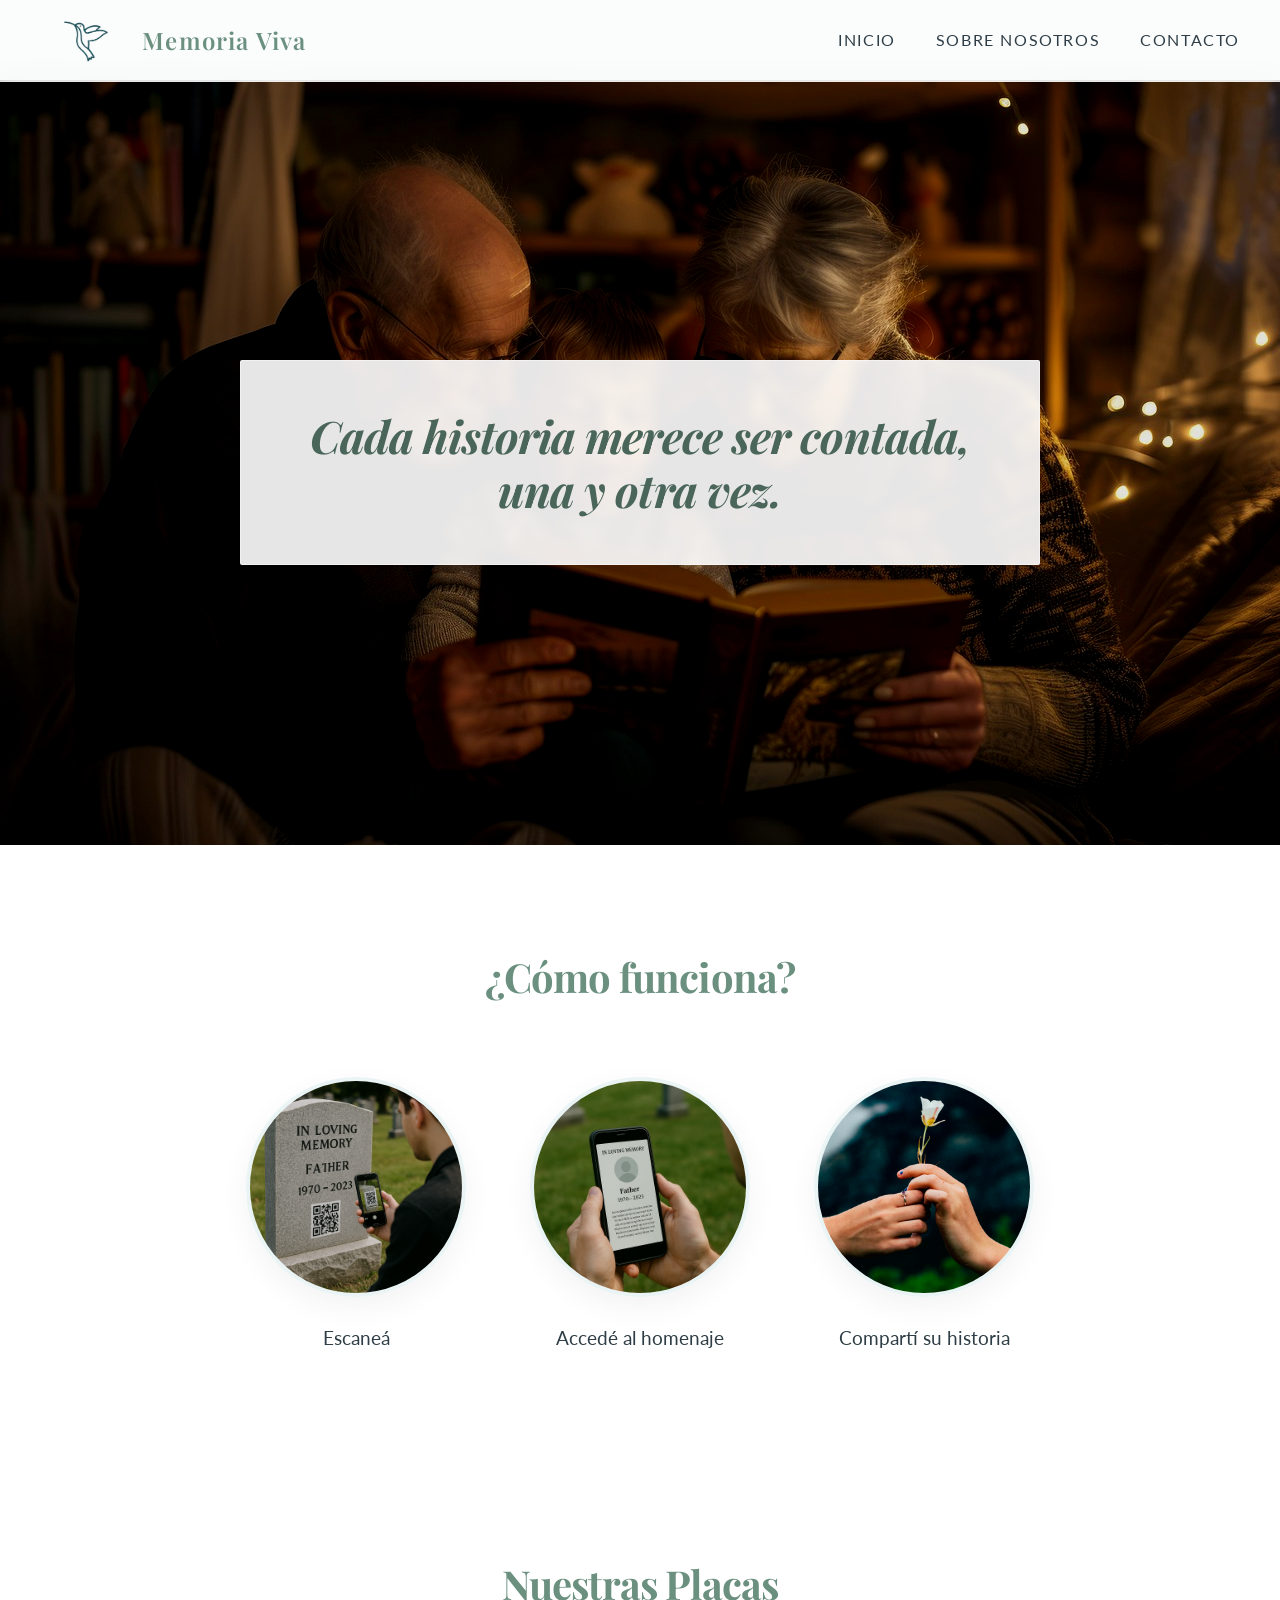
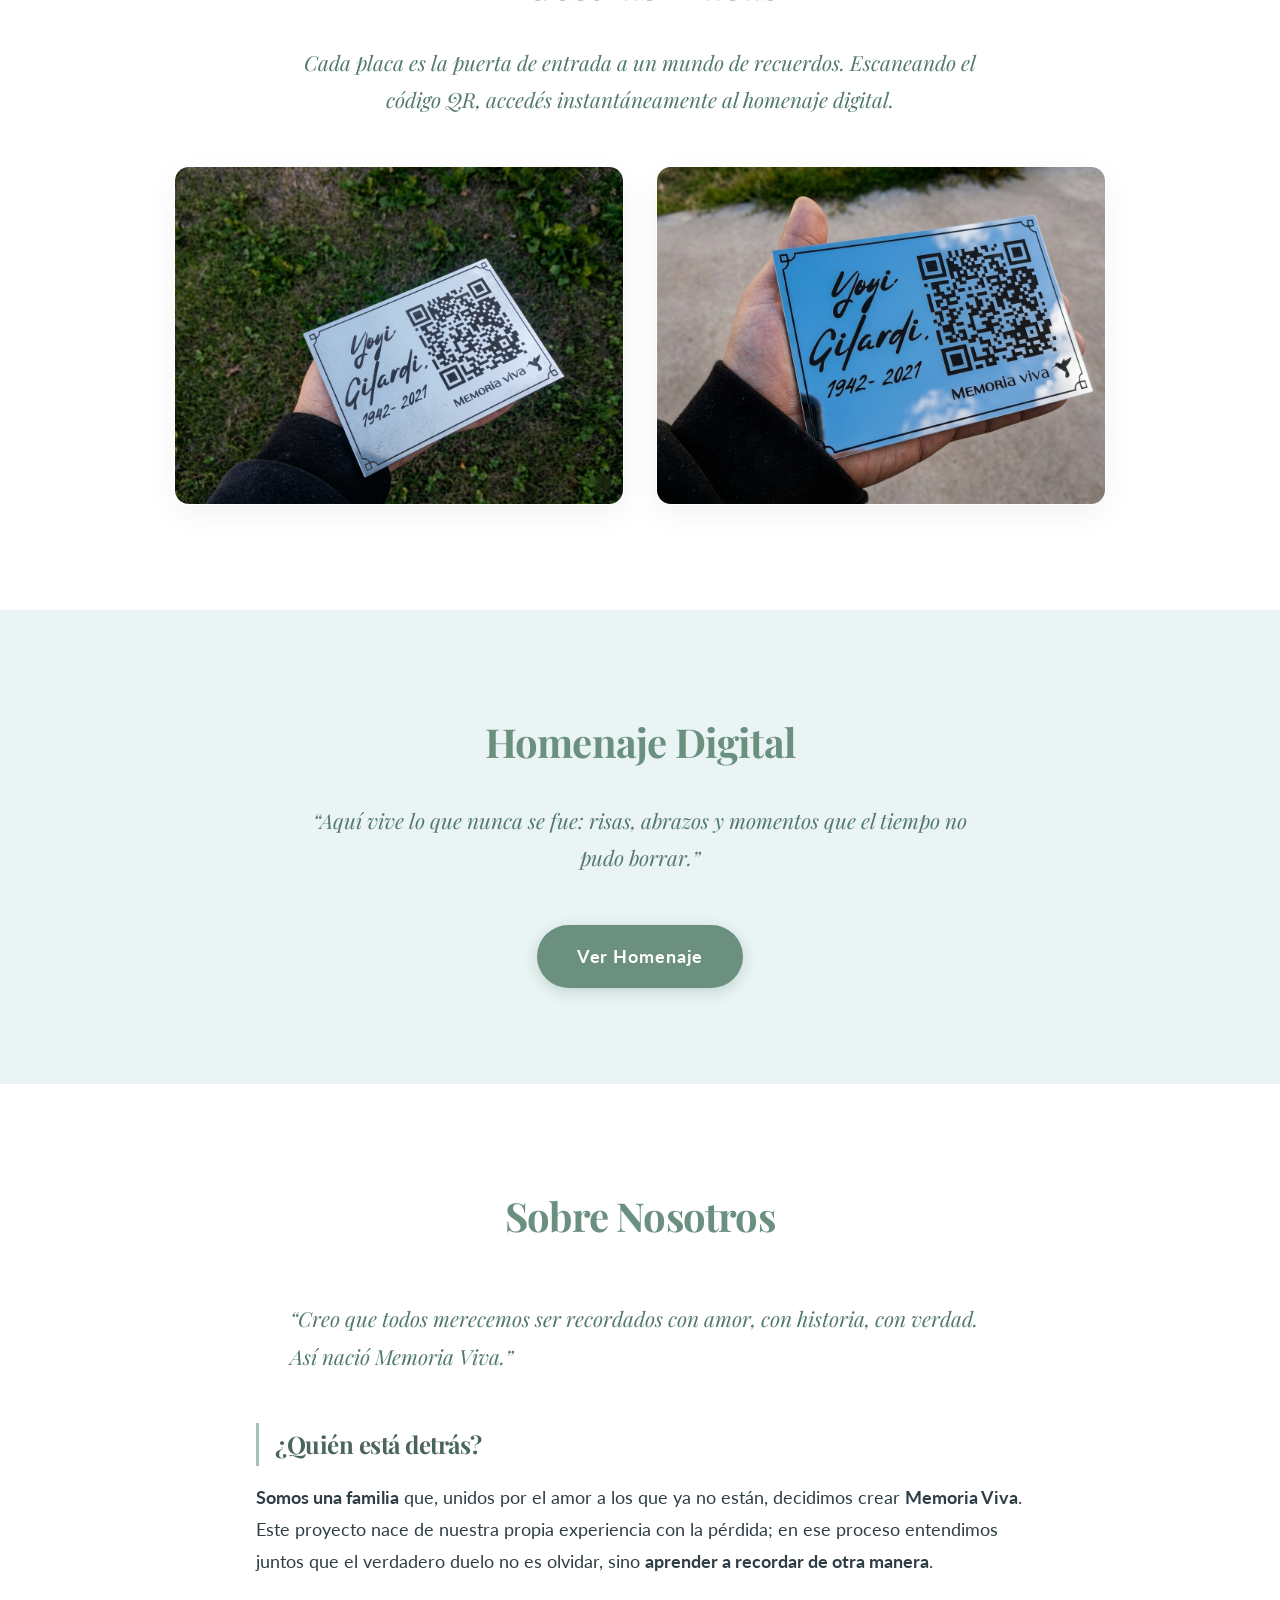
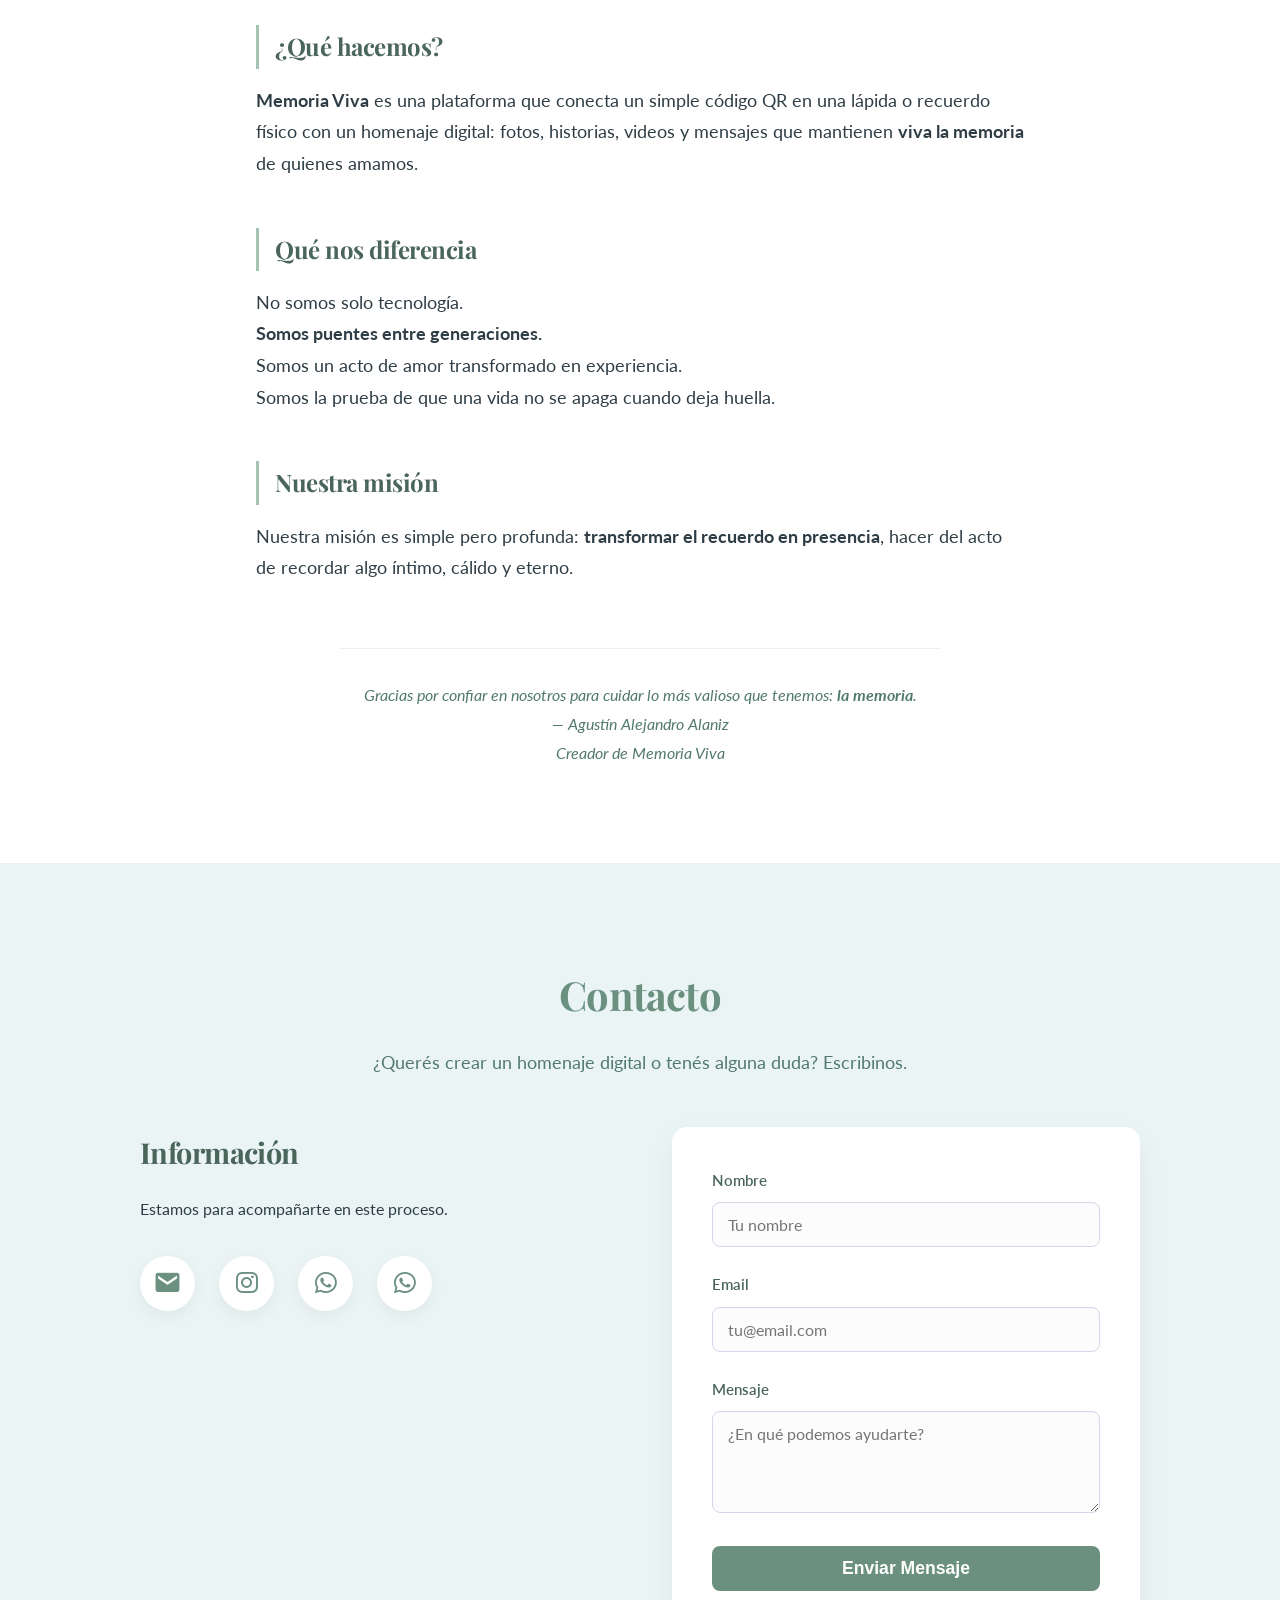
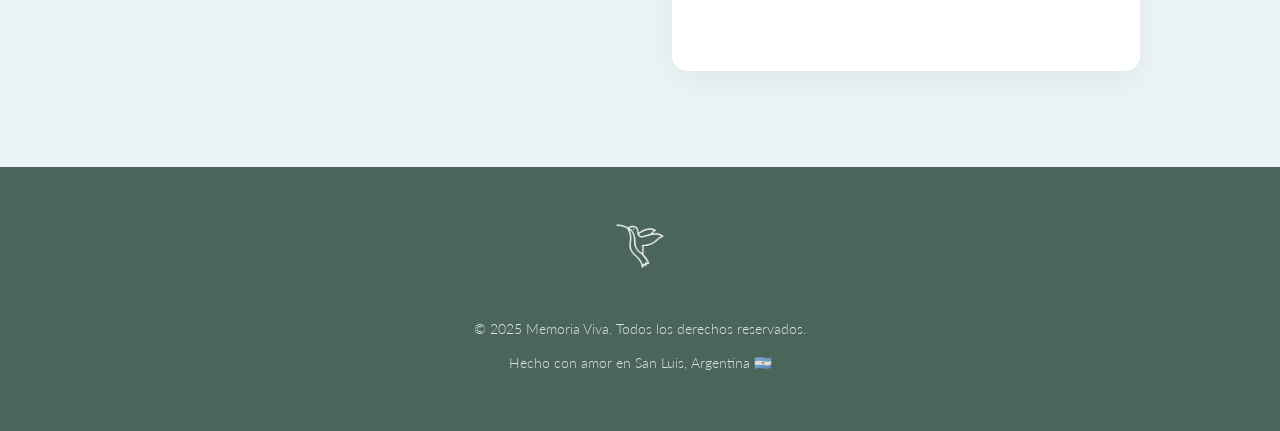
<file: index.html>
<!DOCTYPE html>
<html lang="es">

<head>
  <meta charset="UTF-8">
  <link rel="preconnect" href="https://fonts.googleapis.com">
  <link rel="preconnect" href="https://fonts.gstatic.com" crossorigin>
  <link
    href="https://fonts.googleapis.com/css2?family=Lato:wght@300;400;700&family=Playfair+Display:ital,wght@0,400;0,600;0,700;1,400&display=swap"
    rel="stylesheet">
  <meta name="viewport" content="width=device-width, initial-scale=1.0">
  <title>Memoria Viva</title>
  <link rel="icon" href="images/colibriPro.ico">
  <link href='https://unpkg.com/boxicons@2.1.4/css/boxicons.min.css' rel='stylesheet'>
  <link rel="stylesheet" href="./estilos.css">
</head>

<body>
  <header id="main-header">
    <div class="contenedor-header">
      <div class="logo">
        <img src="images/Logo.png" alt="Logo de Memoria Viva">
        <h2 class="nombre"> Memoria Viva</h2>
      </div>
      <button class="menu-toggle" id="menu-toggle" aria-label="Abrir menú">
        <span id="menu-icon">☰</span>
      </button>

      <nav class="nav-principal" id="nav-principal">
        <ul>
          <li><a href="#" class="nav-link">Inicio</a></li>
          <li><a href="#Sobre-nosotros" class="nav-link">Sobre Nosotros</a></li>
          <li><a href="#Contacto" class="nav-link">Contacto</a></li>
        </ul>
      </nav>
    </div>
  </header>

  <section class="principal" id="principal">
    <img src="images/abuelos.jpg" alt="">
    <div class="principal-container">
      <h2>Cada historia merece ser contada, una y otra vez.</h2>
    </div>
  </section>

  <section class="funcion">
    <div class="contenedor-funcion">
      <div class="txt-funcion">
        <h3>¿Cómo funciona?</h3>
      </div>
      <div class="pasos">
        <div class="paso">
          <img src="images/Escanea2.png" alt="Escanear código QR">
          <p>Escaneá</p>
        </div>
        <div class="paso">
          <img src="images/homenaje.png" alt="Ver homenaje digital">
          <p>Accedé al homenaje</p>
        </div>
        <div class="paso">
          <img src="images/compartir.jpg" alt="Compartir historia">
          <p>Compartí su historia</p>
        </div>
      </div>
    </div>
  </section>

  <section class="placas">
    <div class="contenedor-placas">
      <h2>Nuestras Placas</h2>
      <p class="intro">
        Cada placa es la puerta de entrada a un mundo de recuerdos. Escaneando el código QR, accedés instantáneamente al homenaje digital.
      </p>
      <div class="imagenes-placas">
        <div class="placa-item">
          <img src="images/PlacaMemoriaViva_1.png" alt="Placa Memoria Viva diseño 1">
        </div>
        <div class="placa-item">
          <img src="images/PlacaMemoriaViva_2.1.png" alt="Placa Memoria Viva diseño 2">
        </div>
      </div>
    </div>
  </section>

  <section class="galeria">
    <div class="contenedor">
      <h2>Homenaje Digital</h2>
      <p class="intro">
        “Aquí vive lo que nunca se fue: risas, abrazos y momentos que el tiempo no pudo borrar.”
      </p>
      <div class="button">
        <a href="pages/Yoyi/index.html" class="btn-homenaje">Ver Homenaje</a>
      </div>
    </div>
  </section>

  <section class="Sobre-nosotros" id="Sobre-nosotros">
    <div class="contenedor">
      <h2>Sobre Nosotros</h2>
      <p class="intro">
        <em>“Creo que todos merecemos ser recordados con amor, con historia, con verdad. Así nació Memoria Viva.”</em>
      </p>

      <div class="bloque">
        <h3>¿Quién está detrás?</h3>
        <p>
          <strong>Somos una familia</strong> que, unidos por el amor a los que ya no están, decidimos crear
          <strong>Memoria Viva</strong>. Este proyecto nace de nuestra propia experiencia con la pérdida; en ese proceso
          entendimos juntos que el verdadero duelo no es olvidar, sino <strong>aprender a recordar de otra
            manera</strong>.
        </p>
      </div>

      <div class="bloque">
        <h3>¿Qué hacemos?</h3>
        <p>
          <strong>Memoria Viva</strong> es una plataforma que conecta un simple código QR en una lápida o recuerdo
          físico con un homenaje digital:
          fotos, historias, videos y mensajes que mantienen <strong>viva la memoria</strong> de quienes amamos.
        </p>
      </div>

      <div class="bloque">
        <h3>Qué nos diferencia</h3>
        <p>
          No somos solo tecnología. <br>
          <strong>Somos puentes entre generaciones.</strong> <br>
          Somos un acto de amor transformado en experiencia. <br>
          Somos la prueba de que una vida no se apaga cuando deja huella.
        </p>
      </div>

      <div class="bloque">
        <h3>Nuestra misión</h3>
        <p>
          Nuestra misión es simple pero profunda:
          <strong>transformar el recuerdo en presencia</strong>,
          hacer del acto de recordar algo íntimo, cálido y eterno.
        </p>
      </div>

      <div class="firma">
        <p>
          Gracias por confiar en nosotros para cuidar lo más valioso que tenemos:
          <strong>la memoria</strong>.
        </p>
        <p>— Agustín Alejandro Alaniz<br><em>Creador de Memoria Viva</em></p>
      </div>
    </div>
  </section>

  <section class="Contacto" id="Contacto">
    <div class="contenedor">
      <h2>Contacto</h2>
      <p class="intro-contacto">¿Querés crear un homenaje digital o tenés alguna duda? Escribinos.</p>

      <div class="contacto-grid">
        <!-- Columna Info -->
        <div class="info-contacto">
          <h3>Información</h3>
          <p>Estamos para acompañarte en este proceso.</p>
          <div class="redes-sociales">
            <a href="mailto:memoriaviva.054@gmail.com" class="social-icon" aria-label="Email" title="Enviar Email">
              <i class='bx bxs-envelope'></i>
            </a>
            <a href="https://www.instagram.com/memoriaviva_vm/?hl=es-la" target="_blank" class="social-icon"
              aria-label="Instagram" title="Instagram">
              <i class='bx bxl-instagram'></i>
            </a>
            <a href="https://wa.me/5492657775147" target="_blank" class="social-icon" aria-label="WhatsApp Agustín"
              title="WhatsApp Agustín">
              <i class='bx bxl-whatsapp'></i>
            </a>
            <a href="https://wa.me/5492657782049" target="_blank" class="social-icon" aria-label="WhatsApp Ariel"
              title="WhatsApp Ariel">
              <i class='bx bxl-whatsapp'></i>
            </a>
          </div>
        </div>

        <!-- Columna Formulario -->
        <div class="formulario-contacto">
          <form action="https://formsubmit.co/memoriaviva.054@gmail.com" method="POST" class="formulario"
            id="contact-form">
            <div class="form-group">
              <label for="nombre">Nombre</label>
              <input type="text" id="nombre" name="nombre" required placeholder="Tu nombre">
            </div>
            <div class="form-group">
              <label for="email">Email</label>
              <input type="email" id="email" name="email" required placeholder="tu@email.com">
            </div>
            <div class="form-group">
              <label for="mensaje">Mensaje</label>
              <textarea id="mensaje" name="mensaje" rows="4" required
                placeholder="¿En qué podemos ayudarte?"></textarea>
            </div>
            <button type="submit" class="btn-enviar">Enviar Mensaje</button>
            <div id="status-message" class="status-message"></div>
          </form>
        </div>
      </div>
    </div>
  </section>

  <footer class="footer">
    <div class="contenedor-footer">
      <div class="footer-logo">
        <img src="images/Logo.png" alt="Logo Memoria Viva">
      </div>

      <div class="footer-info">
        <p>© 2025 Memoria Viva. Todos los derechos reservados.</p>
        <p>Hecho con amor en San Luis, Argentina 🇦🇷</p>
      </div>
    </div>
  </footer>

  <script>
    const toggleBtn = document.getElementById('menu-toggle');
    const nav = document.getElementById('nav-principal');
    const icon = document.getElementById('menu-icon');

    toggleBtn.addEventListener('click', () => {
      nav.classList.toggle('active');
      icon.textContent = nav.classList.contains('active') ? '✖' : '☰';
    });

    const form = document.getElementById('contact-form');
    const statusMsg = document.getElementById('status-message');

    form.addEventListener('submit', async (e) => {
      e.preventDefault();
      statusMsg.textContent = 'Enviando...';
      statusMsg.className = 'status-message';

      try {
        const response = await fetch(form.action, {
          method: 'POST',
          body: new FormData(form),
          headers: {
            'Accept': 'application/json'
          }
        });

        if (response.ok) {
          statusMsg.textContent = '¡Mensaje enviado correctamente!';
          statusMsg.classList.add('success');
          form.reset();
        } else {
          statusMsg.textContent = 'Hubo un error. Por favor intenta nuevamente.';
          statusMsg.classList.add('error');
        }
      } catch (error) {
        statusMsg.textContent = 'Error de conexión.';
        statusMsg.classList.add('error');
      }
    });
  </script>
</body>

</html>
</file>
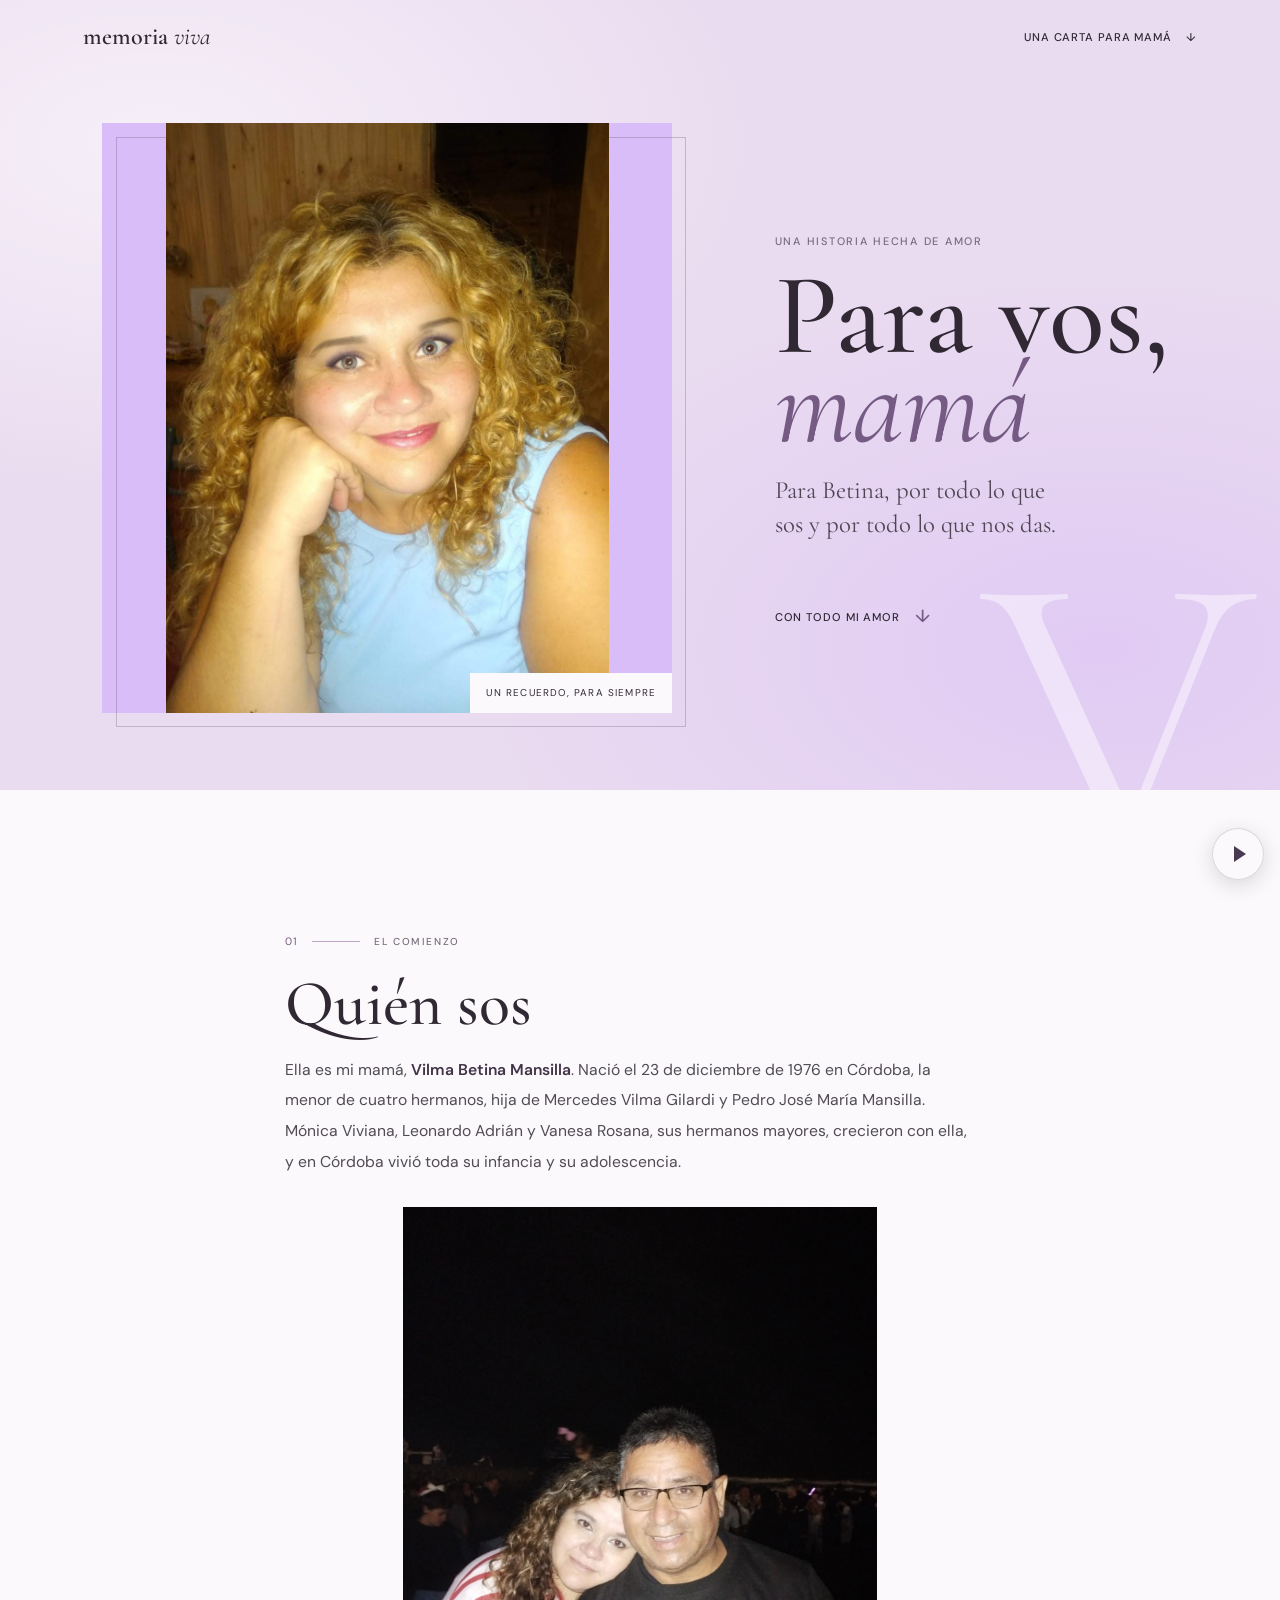
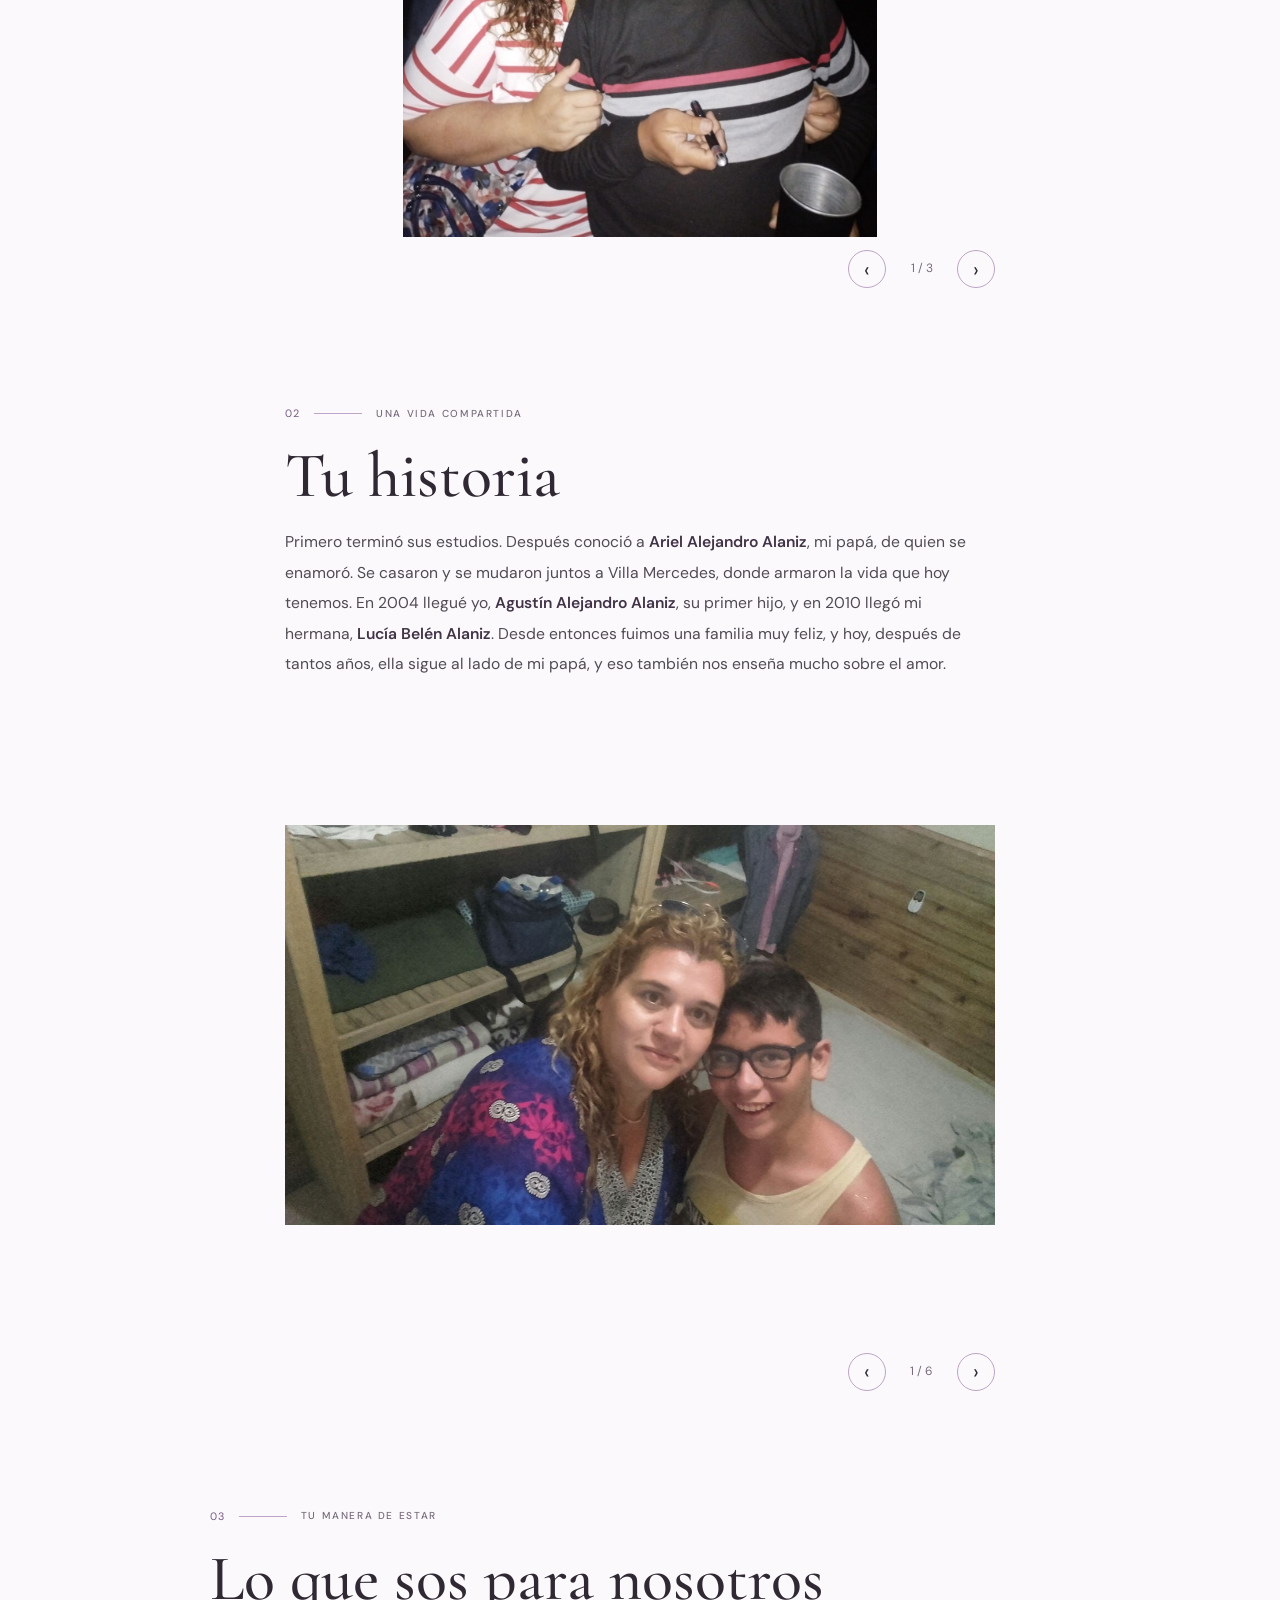
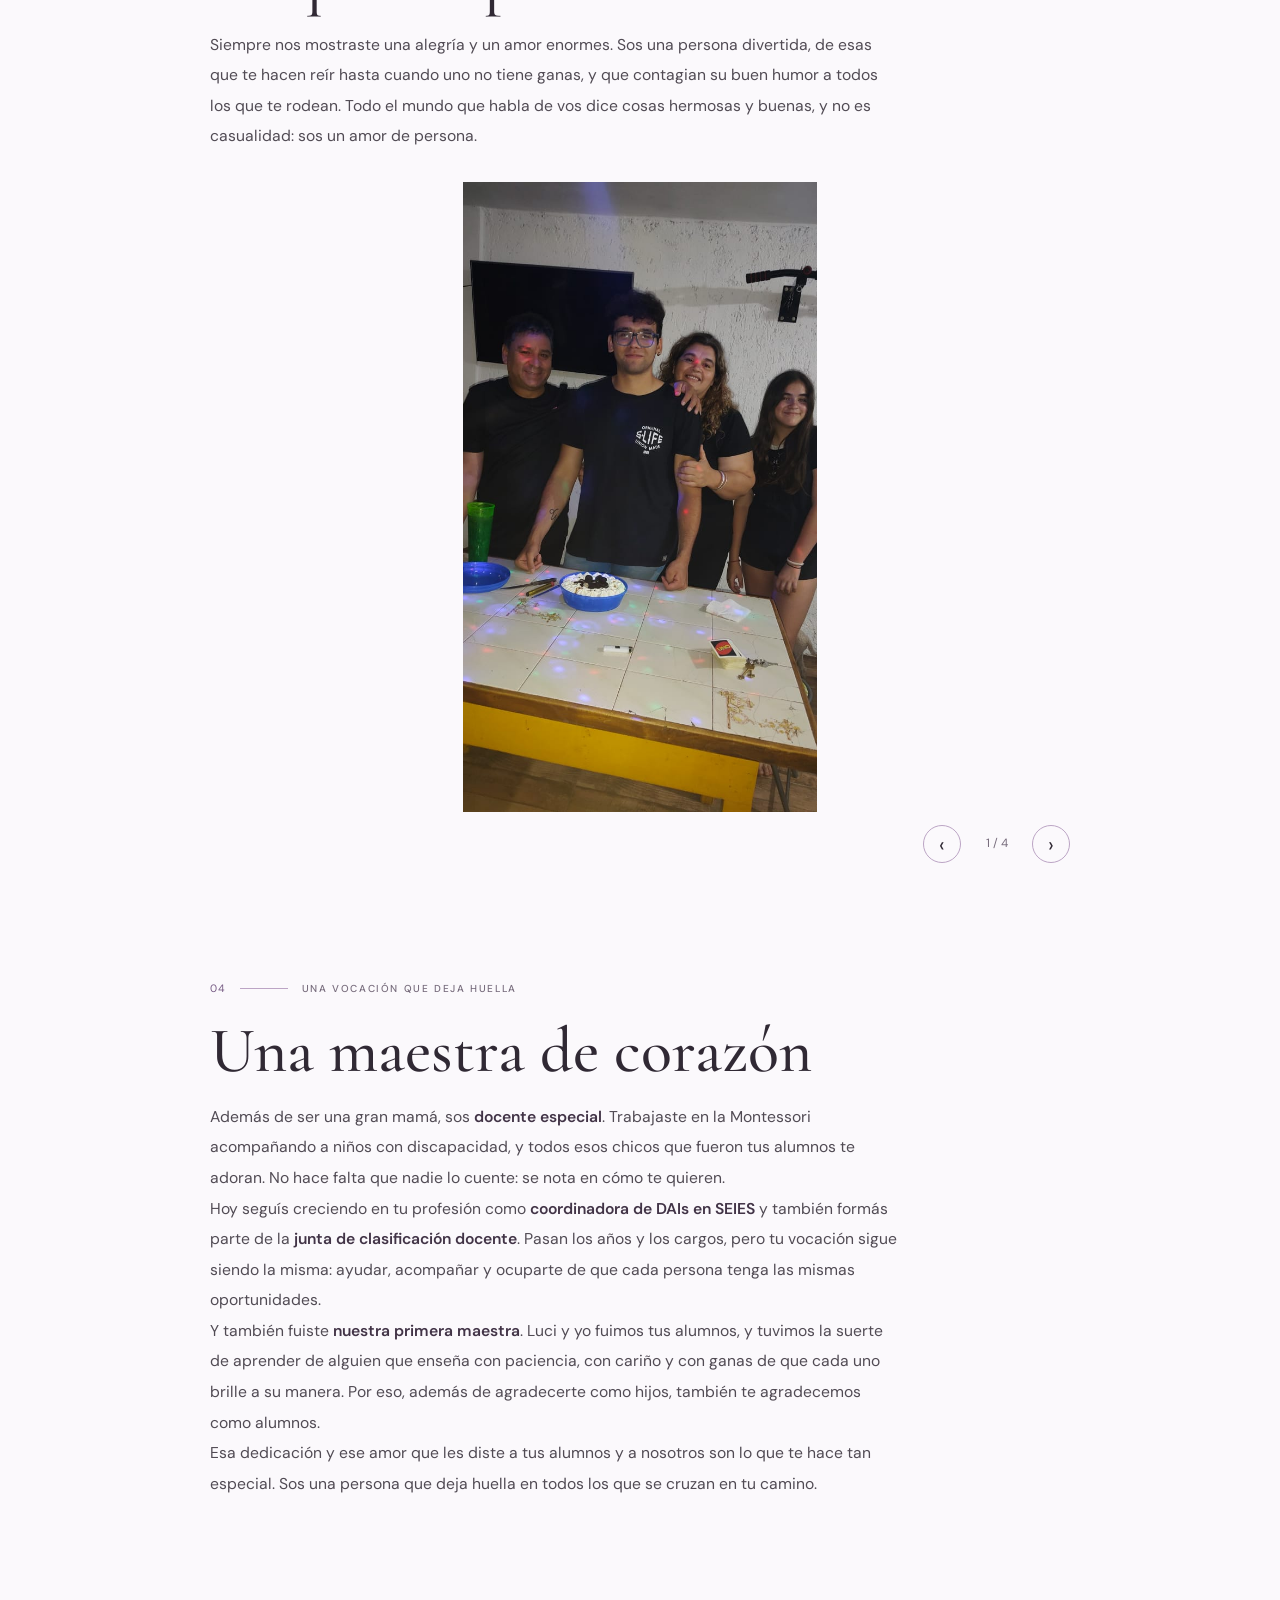
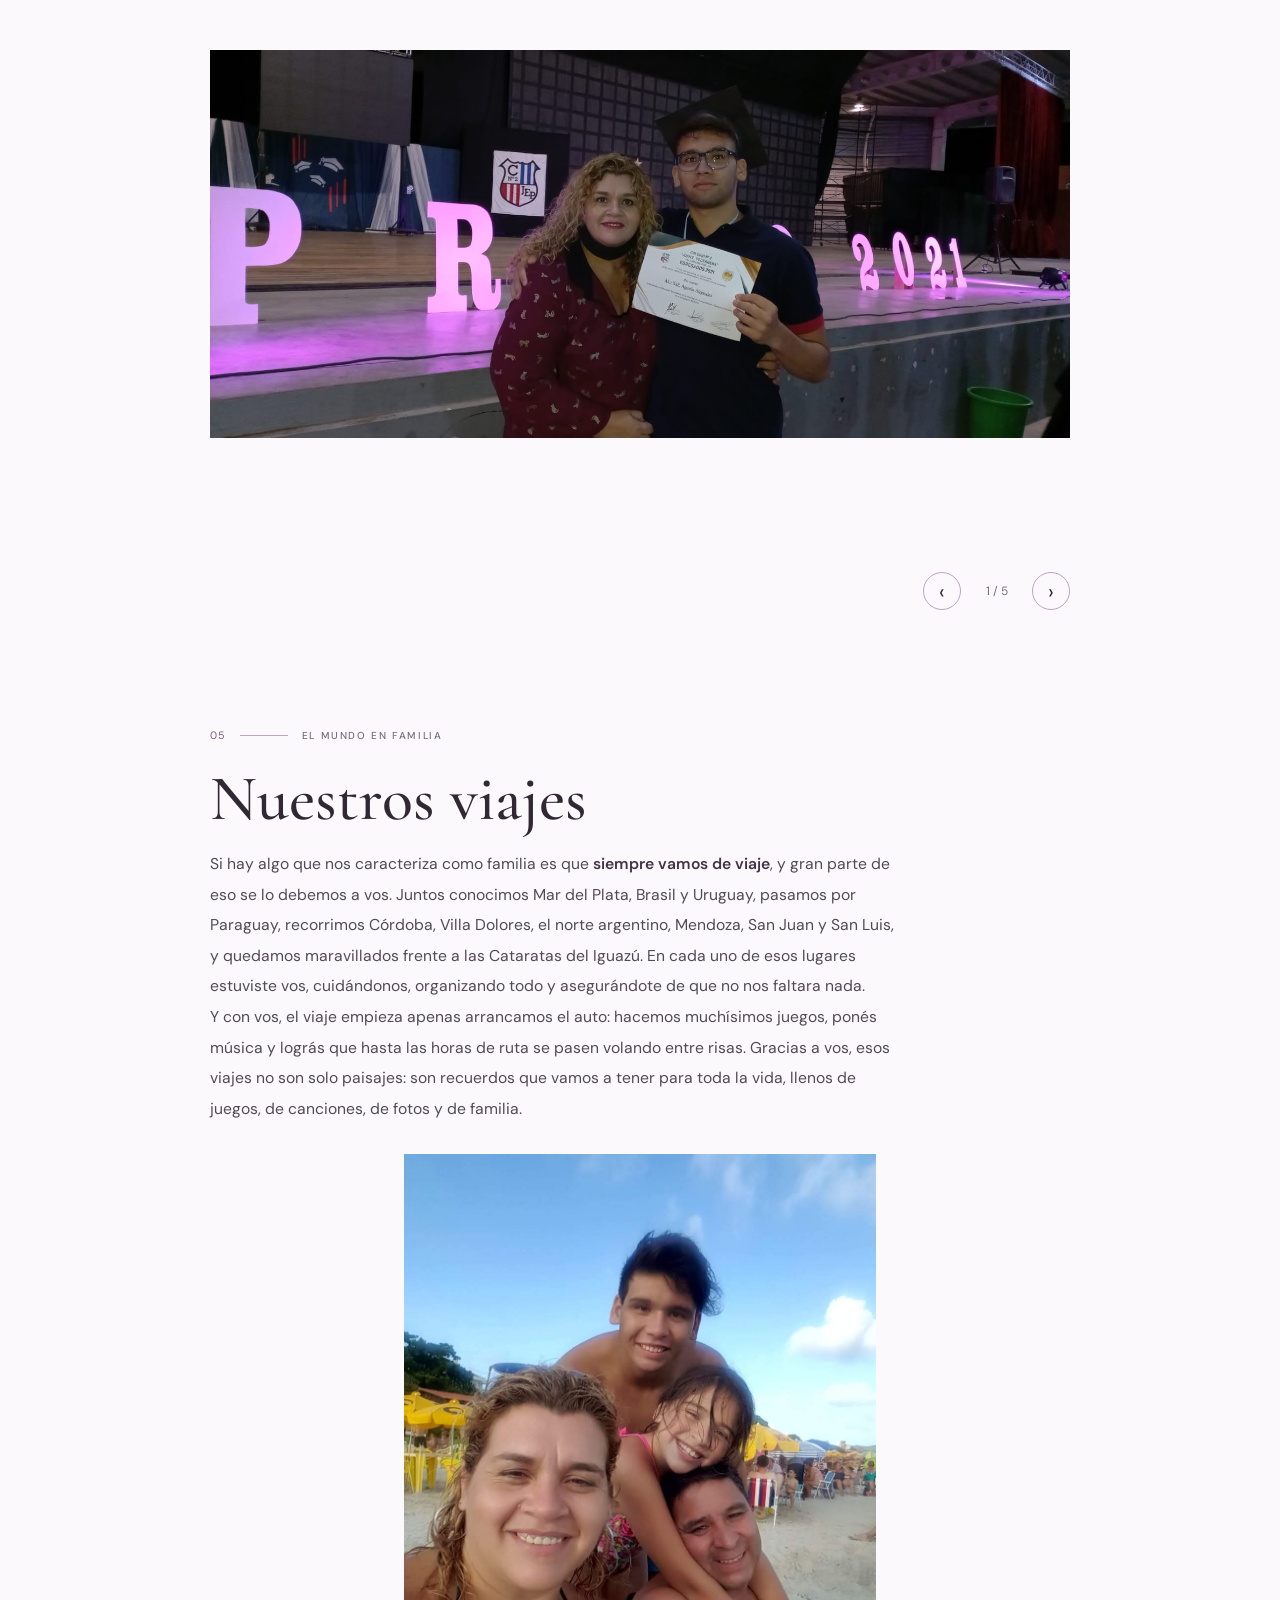
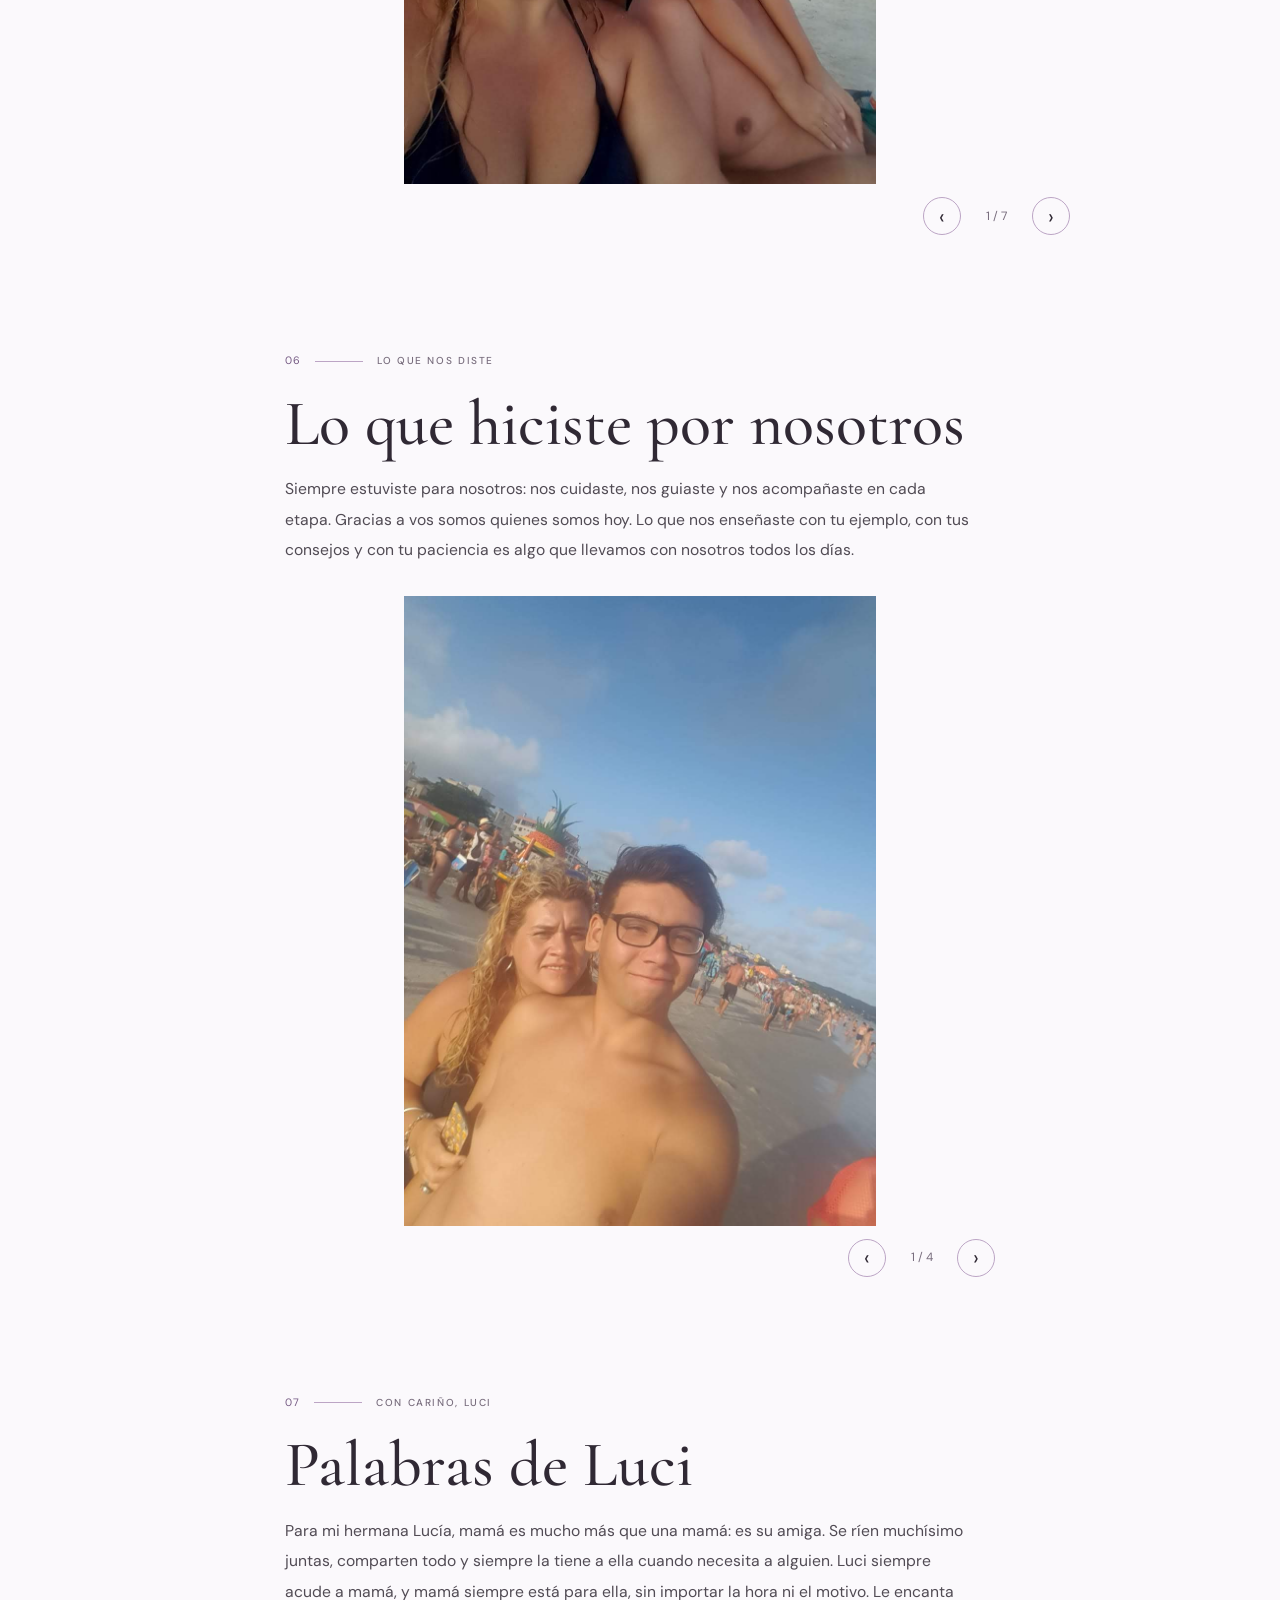
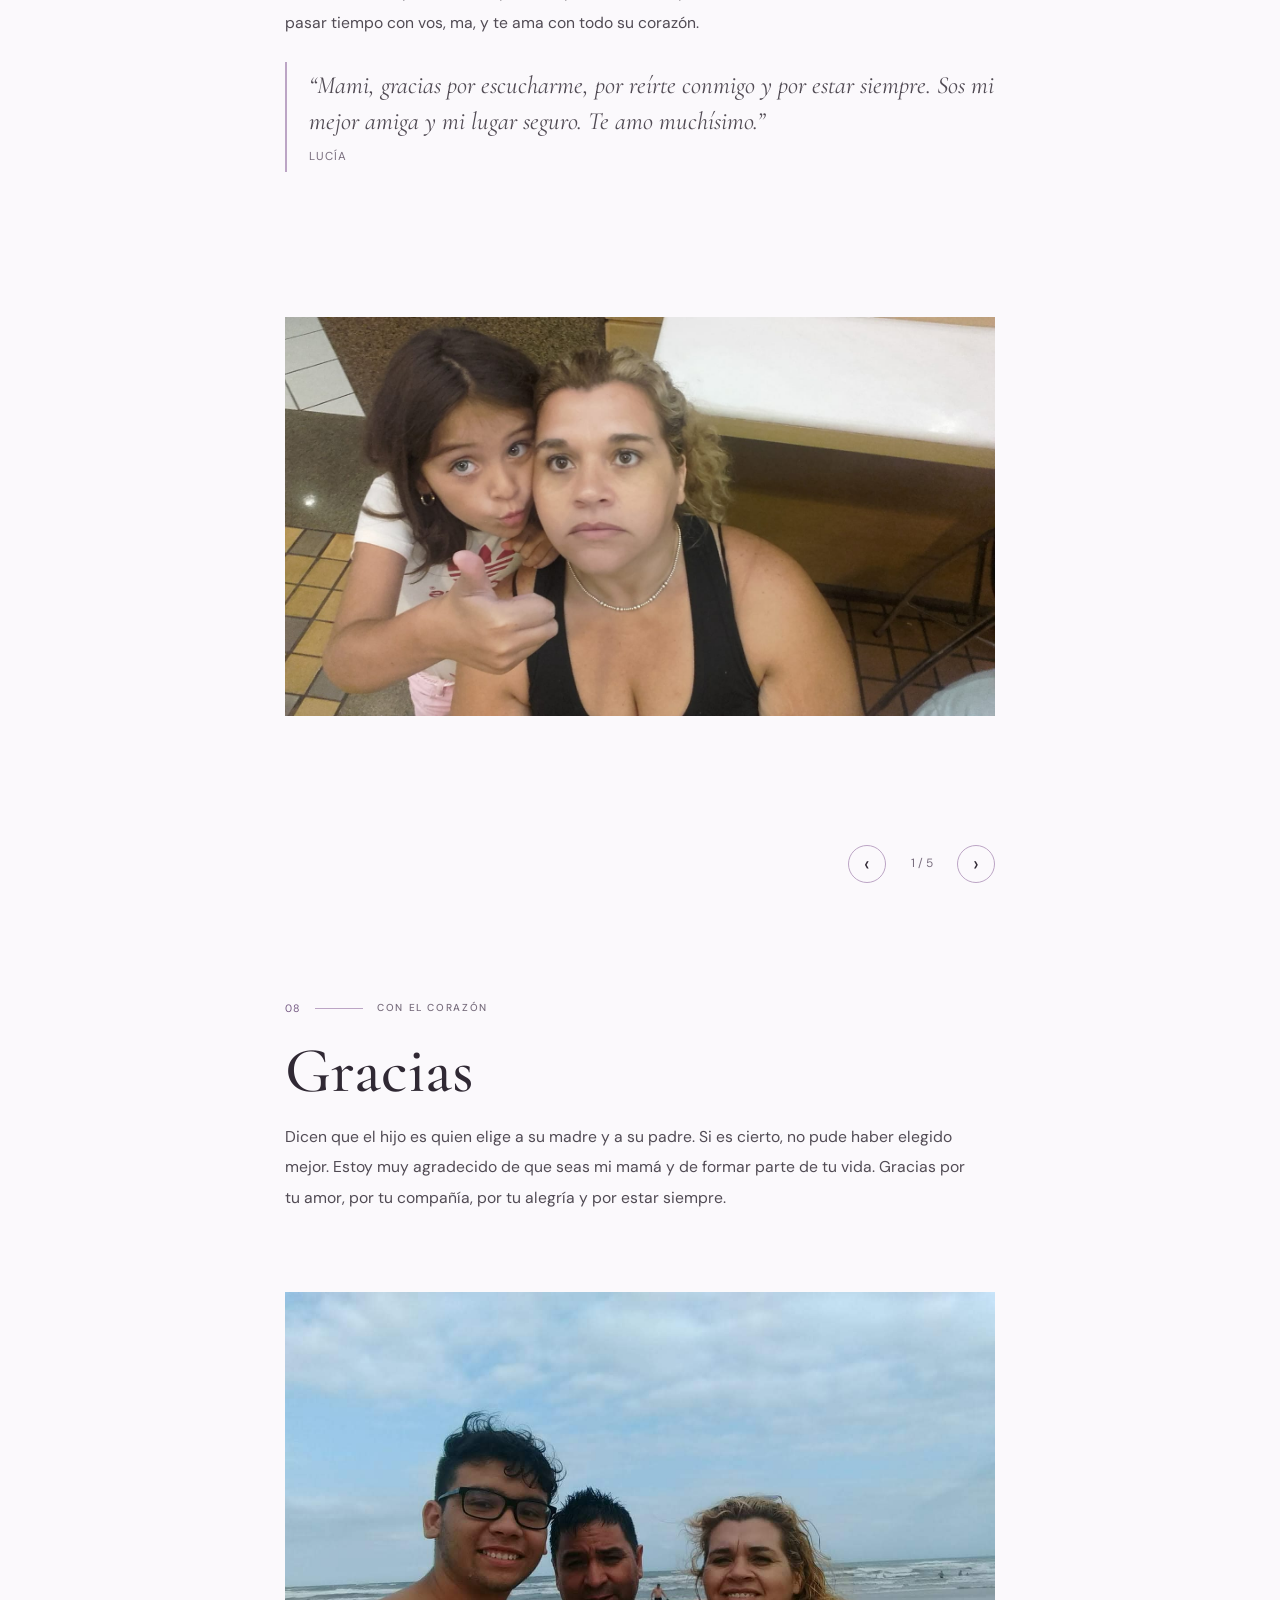
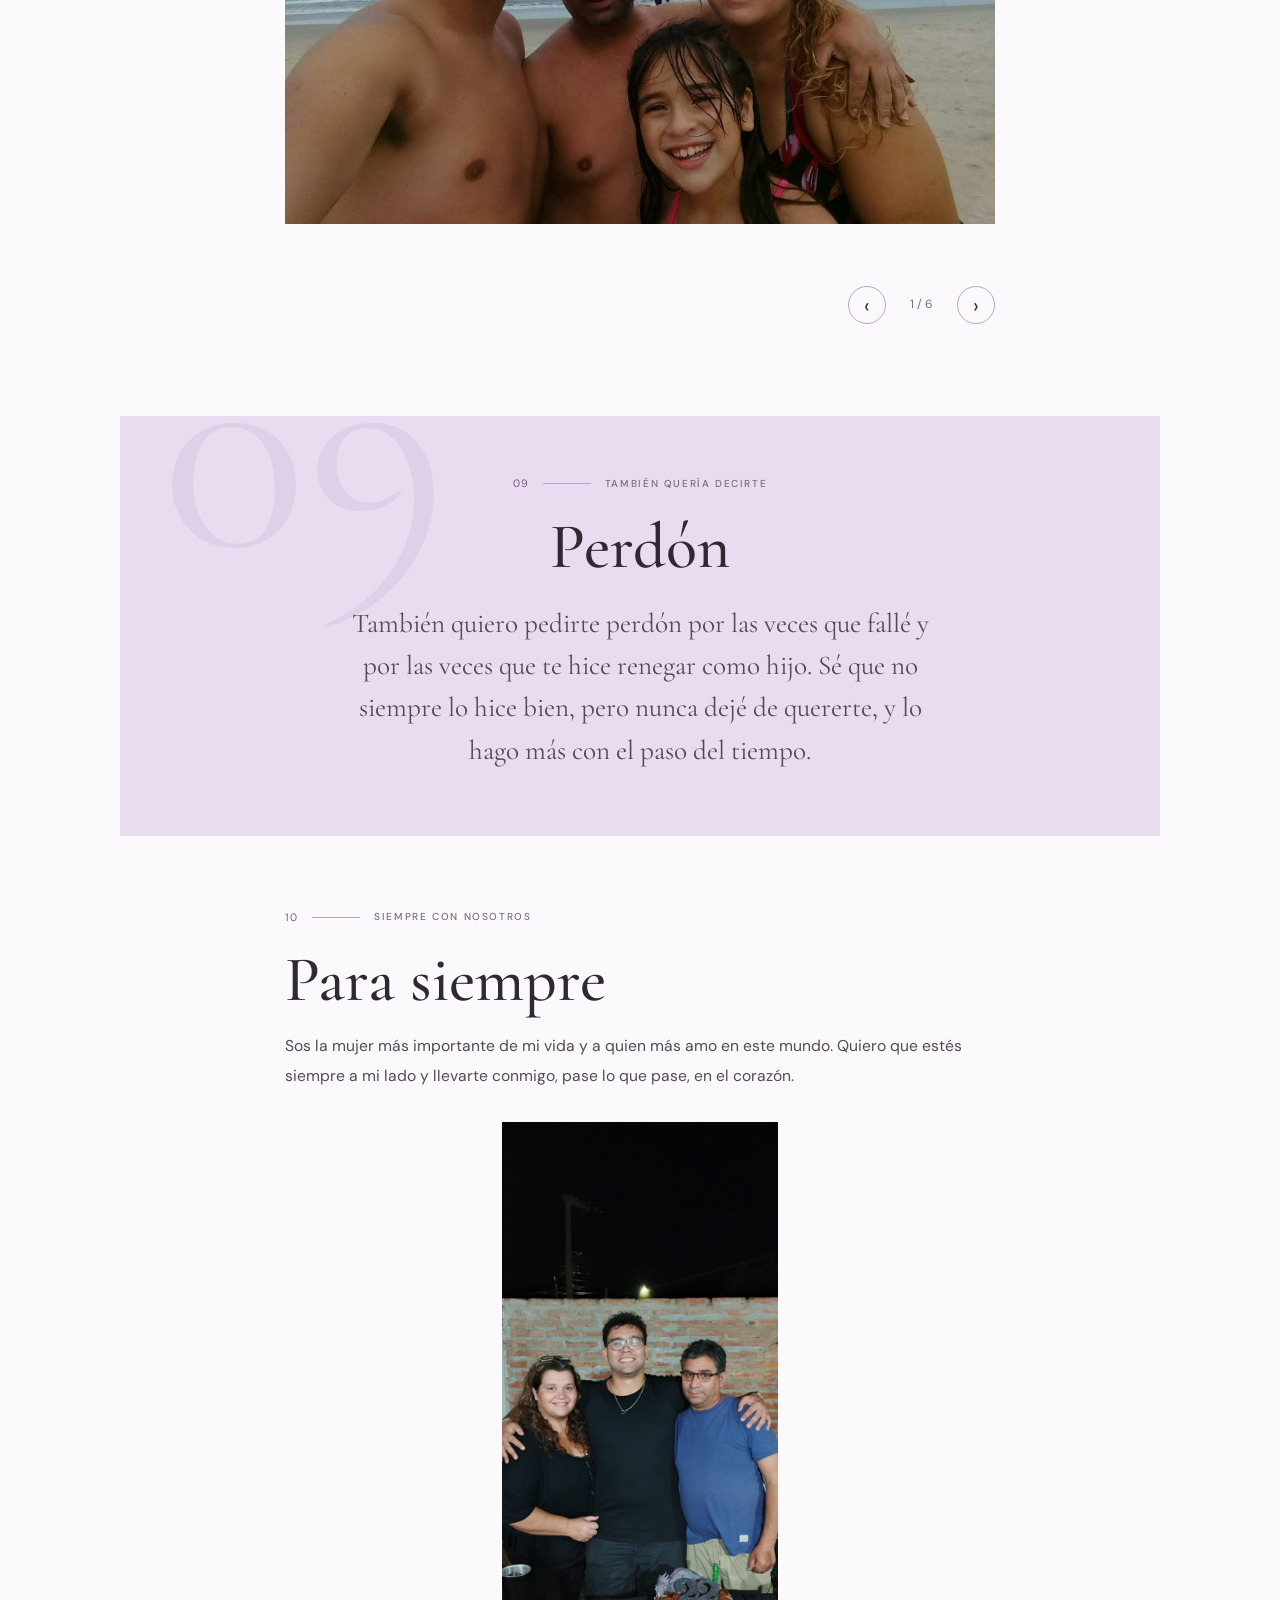
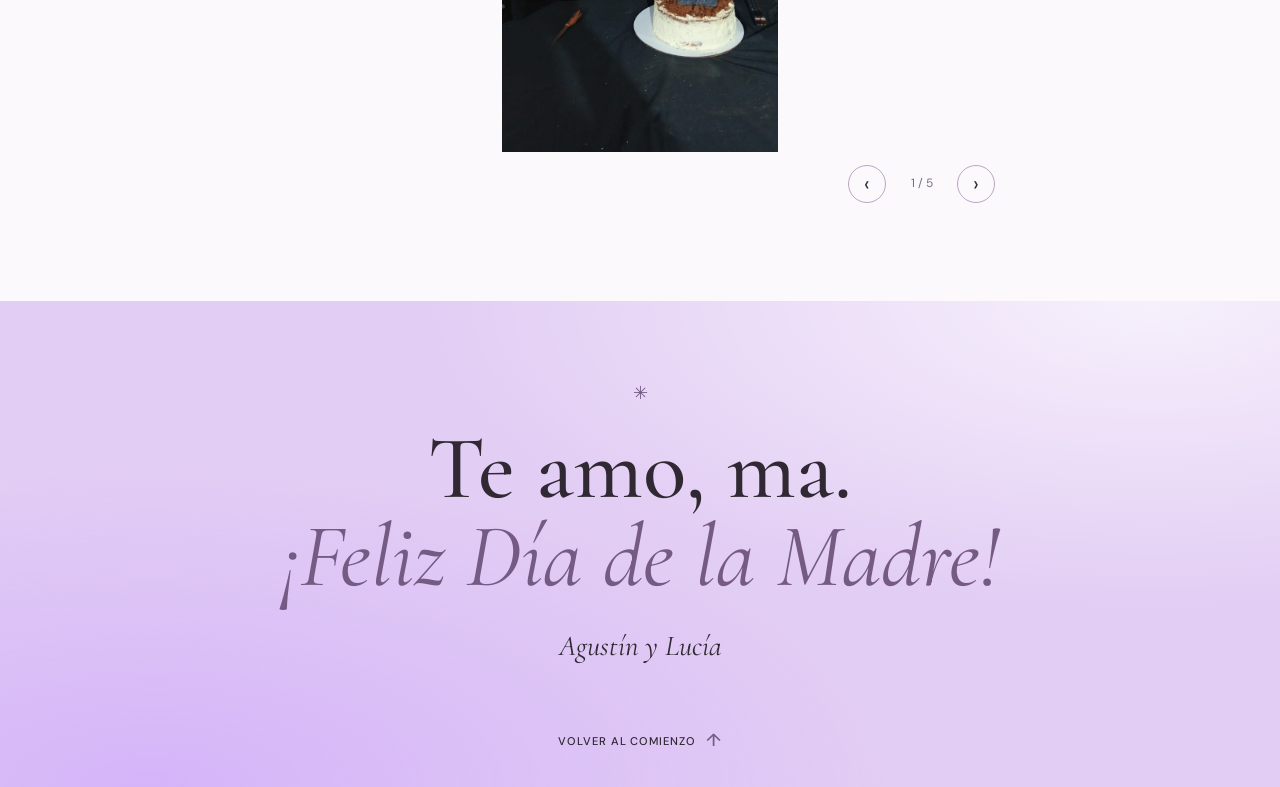
<file: pages/Mami/index.html>
<!DOCTYPE html>
<html lang="es">

<head>
	<meta charset="UTF-8">
	<meta name="viewport" content="width=device-width, initial-scale=1.0">
	<meta name="theme-color" content="#eadcf0">
	<meta name="description" content="Un homenaje de Agustín a su mamá, Vilma Betina Mansilla, lleno de historias, fotos y amor.">
	<title>Para vos, mamá | Memoria Viva</title>
	<link rel="preconnect" href="https://fonts.googleapis.com">
	<link rel="preconnect" href="https://fonts.gstatic.com" crossorigin>
	<link href="https://fonts.googleapis.com/css2?family=Cormorant+Garamond:wght@400;500;600;700&family=DM+Sans:wght@400;500;600&display=swap" rel="stylesheet">
	<link rel="stylesheet" href="style.css">
	<script src="script.js" defer></script>
</head>

<body>
	<header class="site-header">
		<a class="wordmark" href="#inicio" aria-label="Para vos, mamá, inicio">memoria <span>viva</span></a>
		<a class="header-link" href="#carta">Una carta para mamá <span aria-hidden="true">↓</span></a>
	</header>

	<main>
		<section class="opening" id="inicio" aria-labelledby="page-title">
			<div class="opening-photo">
				<img src="photos/33.jpeg" alt="Vilma, en el recuerdo que abre esta historia" fetchpriority="high">
				<span class="photo-index">Un recuerdo, para siempre</span>
			</div>
			<div class="opening-copy">
				<p class="eyebrow">Una historia hecha de amor</p>
				<h1 id="page-title">Para vos,<br><em>mamá</em></h1>
				<p class="opening-note">Para Betina, por todo lo que sos y por todo lo que nos das.</p>
				<a class="scroll-cue" href="#carta"><span>Con todo mi amor</span><span aria-hidden="true">↓</span></a>
			</div>
			<span class="opening-mark" aria-hidden="true">V</span>
		</section>

		<article class="letter" id="carta">
			<section class="chapter" id="quien-sos">
				<div class="chapter-heading"><span class="chapter-number">01</span><span class="chapter-rule"></span><span class="chapter-label">El comienzo</span></div>
				<h2>Quién sos</h2>
				<p>Ella es mi mamá, <strong>Vilma Betina Mansilla</strong>. Nació el 23 de diciembre de 1976 en Córdoba, la menor de cuatro hermanos, hija de Mercedes Vilma Gilardi y Pedro José María Mansilla. Mónica Viviana, Leonardo Adrián y Vanesa Rosana, sus hermanos mayores, crecieron con ella, y en Córdoba vivió toda su infancia y su adolescencia.</p>
				<div class="photo-carousel" data-photos="2,4,5" aria-label="Recuerdos de la infancia de Vilma"></div>
			</section>

			<section class="chapter" id="tu-historia">
				<div class="chapter-heading"><span class="chapter-number">02</span><span class="chapter-rule"></span><span class="chapter-label">Una vida compartida</span></div>
				<h2>Tu historia</h2>
				<p>Primero terminó sus estudios. Después conoció a <strong>Ariel Alejandro Alaniz</strong>, mi papá, de quien se enamoró. Se casaron y se mudaron juntos a Villa Mercedes, donde armaron la vida que hoy tenemos. En 2004 llegué yo, <strong>Agustín Alejandro Alaniz</strong>, su primer hijo, y en 2010 llegó mi hermana, <strong>Lucía Belén Alaniz</strong>. Desde entonces fuimos una familia muy feliz, y hoy, después de tantos años, ella sigue al lado de mi papá, y eso también nos enseña mucho sobre el amor.</p>
				<div class="photo-carousel" data-photos="6,7,8,9,32,34" aria-label="Recuerdos de la historia familiar"></div>
			</section>

			<section class="chapter chapter-wide" id="lo-que-sos">
				<div class="chapter-heading"><span class="chapter-number">03</span><span class="chapter-rule"></span><span class="chapter-label">Tu manera de estar</span></div>
				<h2>Lo que sos para nosotros</h2>
				<p>Siempre nos mostraste una alegría y un amor enormes. Sos una persona divertida, de esas que te hacen reír hasta cuando uno no tiene ganas, y que contagian su buen humor a todos los que te rodean. Todo el mundo que habla de vos dice cosas hermosas y buenas, y no es casualidad: sos un amor de persona.</p>
				<div class="photo-carousel" data-photos="11,12,13,16" aria-label="Recuerdos de momentos en familia"></div>
			</section>

			<section class="chapter chapter-wide" id="maestra">
				<div class="chapter-heading"><span class="chapter-number">04</span><span class="chapter-rule"></span><span class="chapter-label">Una vocación que deja huella</span></div>
				<h2>Una maestra de corazón</h2>
				<p>Además de ser una gran mamá, sos <strong>docente especial</strong>. Trabajaste en la Montessori acompañando a niños con discapacidad, y todos esos chicos que fueron tus alumnos te adoran. No hace falta que nadie lo cuente: se nota en cómo te quieren.</p>
				<p>Hoy seguís creciendo en tu profesión como <strong>coordinadora de DAIs en SEIES</strong> y también formás parte de la <strong>junta de clasificación docente</strong>. Pasan los años y los cargos, pero tu vocación sigue siendo la misma: ayudar, acompañar y ocuparte de que cada persona tenga las mismas oportunidades.</p>
				<p>Y también fuiste <strong>nuestra primera maestra</strong>. Luci y yo fuimos tus alumnos, y tuvimos la suerte de aprender de alguien que enseña con paciencia, con cariño y con ganas de que cada uno brille a su manera. Por eso, además de agradecerte como hijos, también te agradecemos como alumnos.</p>
				<p>Esa dedicación y ese amor que les diste a tus alumnos y a nosotros son lo que te hace tan especial. Sos una persona que deja huella en todos los que se cruzan en tu camino.</p>
				<div class="photo-carousel" data-photos="17,18,19,20,21" aria-label="Recuerdos de tu vocación docente"></div>
			</section>

			<section class="chapter chapter-wide" id="viajes">
				<div class="chapter-heading"><span class="chapter-number">05</span><span class="chapter-rule"></span><span class="chapter-label">El mundo en familia</span></div>
				<h2>Nuestros viajes</h2>
				<p>Si hay algo que nos caracteriza como familia es que <strong>siempre vamos de viaje</strong>, y gran parte de eso se lo debemos a vos. Juntos conocimos Mar del Plata, Brasil y Uruguay, pasamos por Paraguay, recorrimos Córdoba, Villa Dolores, el norte argentino, Mendoza, San Juan y San Luis, y quedamos maravillados frente a las Cataratas del Iguazú. En cada uno de esos lugares estuviste vos, cuidándonos, organizando todo y asegurándote de que no nos faltara nada.</p>
				<p>Y con vos, el viaje empieza apenas arrancamos el auto: hacemos muchísimos juegos, ponés música y lográs que hasta las horas de ruta se pasen volando entre risas. Gracias a vos, esos viajes no son solo paisajes: son recuerdos que vamos a tener para toda la vida, llenos de juegos, de canciones, de fotos y de familia.</p>
				<div class="photo-carousel" data-photos="23,14,10,24,15,3,44" aria-label="Fotos de nuestros viajes en familia"></div>
			</section>

			<section class="chapter" id="por-nosotros">
				<div class="chapter-heading"><span class="chapter-number">06</span><span class="chapter-rule"></span><span class="chapter-label">Lo que nos diste</span></div>
				<h2>Lo que hiciste por nosotros</h2>
				<p>Siempre estuviste para nosotros: nos cuidaste, nos guiaste y nos acompañaste en cada etapa. Gracias a vos somos quienes somos hoy. Lo que nos enseñaste con tu ejemplo, con tus consejos y con tu paciencia es algo que llevamos con nosotros todos los días.</p>
				<div class="photo-carousel" data-photos="22,25,26,27" aria-label="Recuerdos con Agustín y Lucía"></div>
			</section>

			<section class="chapter" id="palabras-de-luci">
				<div class="chapter-heading"><span class="chapter-number">07</span><span class="chapter-rule"></span><span class="chapter-label">Con cariño, Luci</span></div>
				<h2>Palabras de Luci</h2>
				<p>Para mi hermana Lucía, mamá es mucho más que una mamá: es su amiga. Se ríen muchísimo juntas, comparten todo y siempre la tiene a ella cuando necesita a alguien. Luci siempre acude a mamá, y mamá siempre está para ella, sin importar la hora ni el motivo. Le encanta pasar tiempo con vos, ma, y te ama con todo su corazón.</p>
				<blockquote>“Mami, gracias por escucharme, por reírte conmigo y por estar siempre. Sos mi mejor amiga y mi lugar seguro. Te amo muchísimo.” <cite>Lucía</cite></blockquote>
				<div class="photo-carousel" data-photos="40,41,42,43,45" aria-label="Fotos de Lucía con su mamá"></div>
			</section>

			<section class="chapter" id="gracias">
				<div class="chapter-heading"><span class="chapter-number">08</span><span class="chapter-rule"></span><span class="chapter-label">Con el corazón</span></div>
				<h2>Gracias</h2>
				<p>Dicen que el hijo es quien elige a su madre y a su padre. Si es cierto, no pude haber elegido mejor. Estoy muy agradecido de que seas mi mamá y de formar parte de tu vida. Gracias por tu amor, por tu compañía, por tu alegría y por estar siempre.</p>
				<div class="photo-carousel" data-photos="28,29,30,31,35,36" aria-label="Recuerdos de agradecimiento"></div>
			</section>

			<section class="chapter chapter-reflection" id="perdon">
				<div class="chapter-heading"><span class="chapter-number">09</span><span class="chapter-rule"></span><span class="chapter-label">También quería decirte</span></div>
				<h2>Perdón</h2>
				<p>También quiero pedirte perdón por las veces que fallé y por las veces que te hice renegar como hijo. Sé que no siempre lo hice bien, pero nunca dejé de quererte, y lo hago más con el paso del tiempo.</p>
			</section>

			<section class="chapter final-chapter" id="para-siempre">
				<div class="chapter-heading"><span class="chapter-number">10</span><span class="chapter-rule"></span><span class="chapter-label">Siempre con nosotros</span></div>
				<h2>Para siempre</h2>
				<p>Sos la mujer más importante de mi vida y a quien más amo en este mundo. Quiero que estés siempre a mi lado y llevarte conmigo, pase lo que pase, en el corazón.</p>
				<div class="photo-carousel" data-photos="37,38,39,46,47" aria-label="Recuerdos para siempre"></div>
			</section>
		</article>

		<footer class="closing">
			<span class="closing-flower" aria-hidden="true">✳</span>
			<p class="closing-message">Te amo, ma.<br><em>¡Feliz Día de la Madre!</em></p>
			<p class="signature">Agustín y Lucía</p>
			<a class="back-to-top" href="#inicio">Volver al comienzo <span aria-hidden="true">↑</span></a>
		</footer>
	</main>

	<button class="music-toggle" type="button" aria-label="Reproducir Yo sé que volverás de Luis Miguel" aria-pressed="false" title="Reproducir canción">
		<span class="music-toggle-icon" aria-hidden="true"></span>
	</button>
	<audio class="background-audio" id="mami-audio" preload="metadata" aria-label="Yo sé que volverás, de Luis Miguel">
			<source src="music/Yo%20Se%20Que%20Volver%C3%A1s.mp3" type="audio/mpeg">
		</audio>
</body>

</html>
</file>
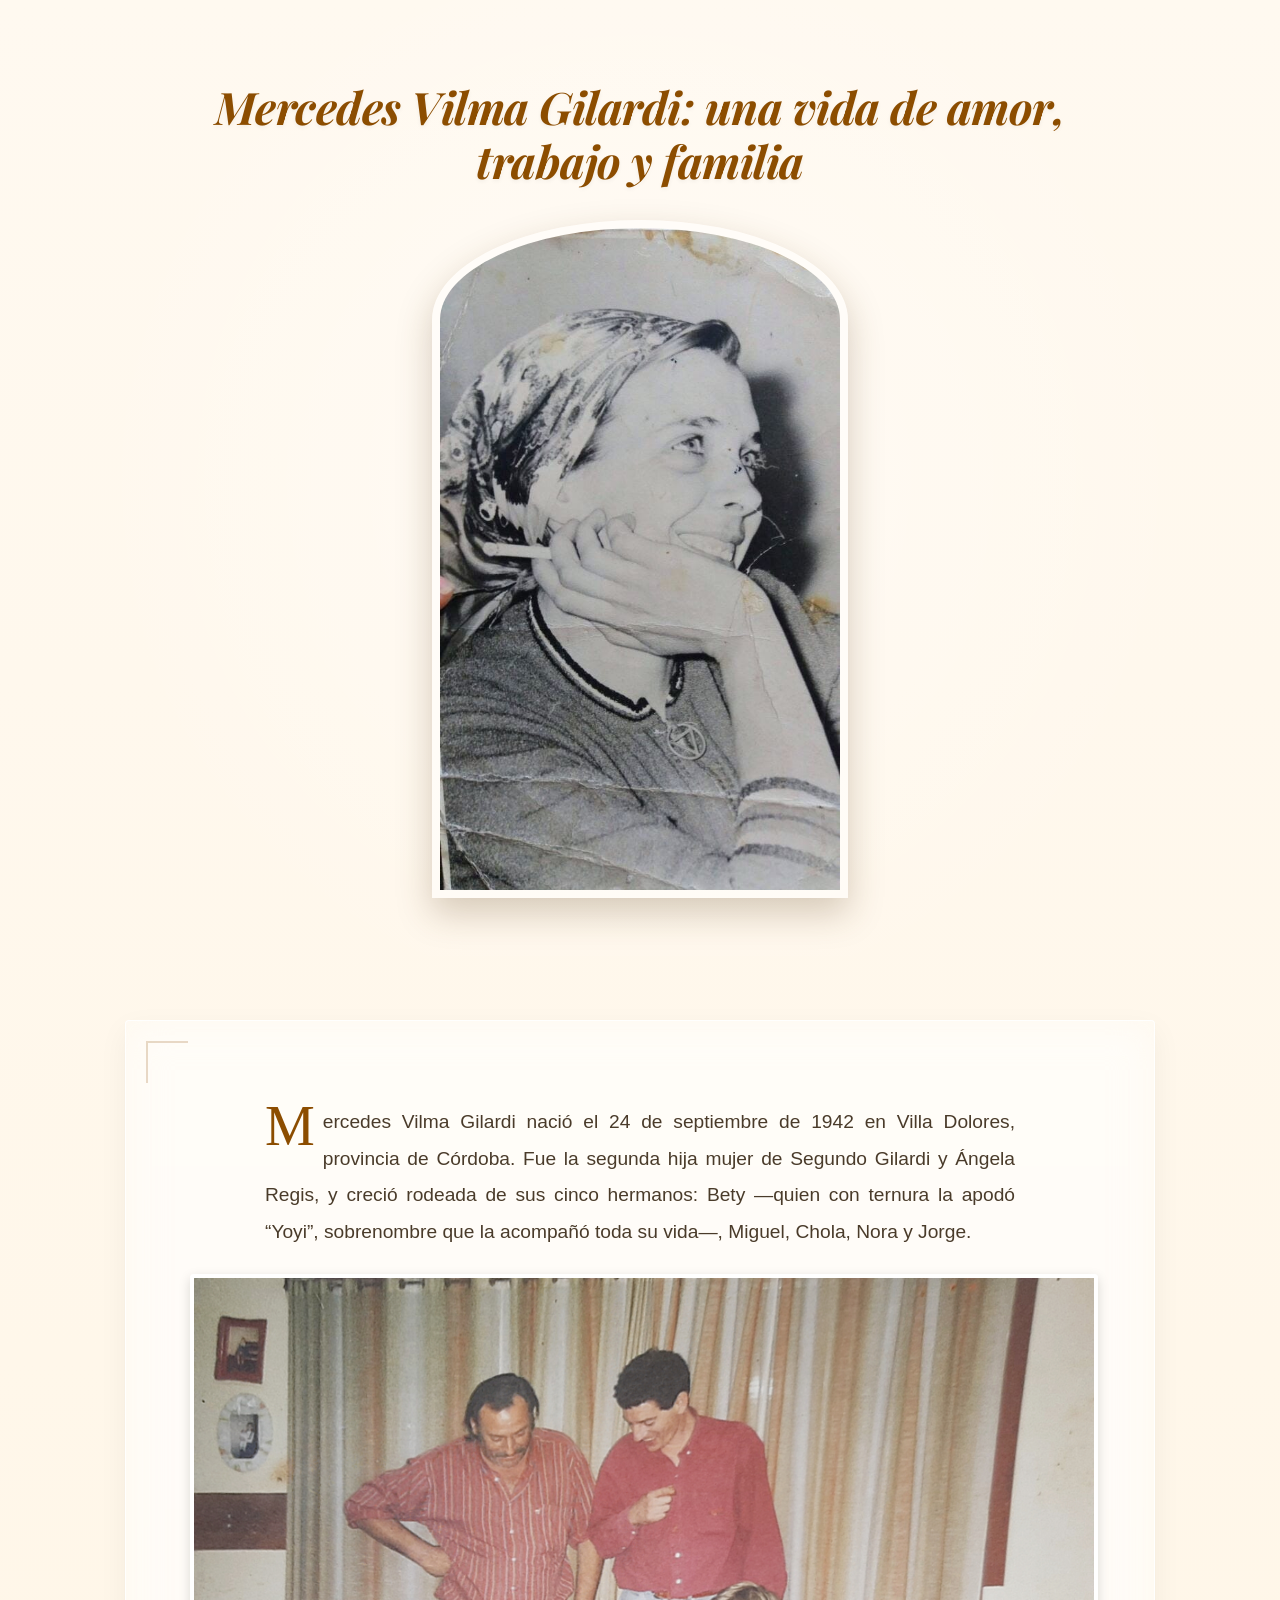
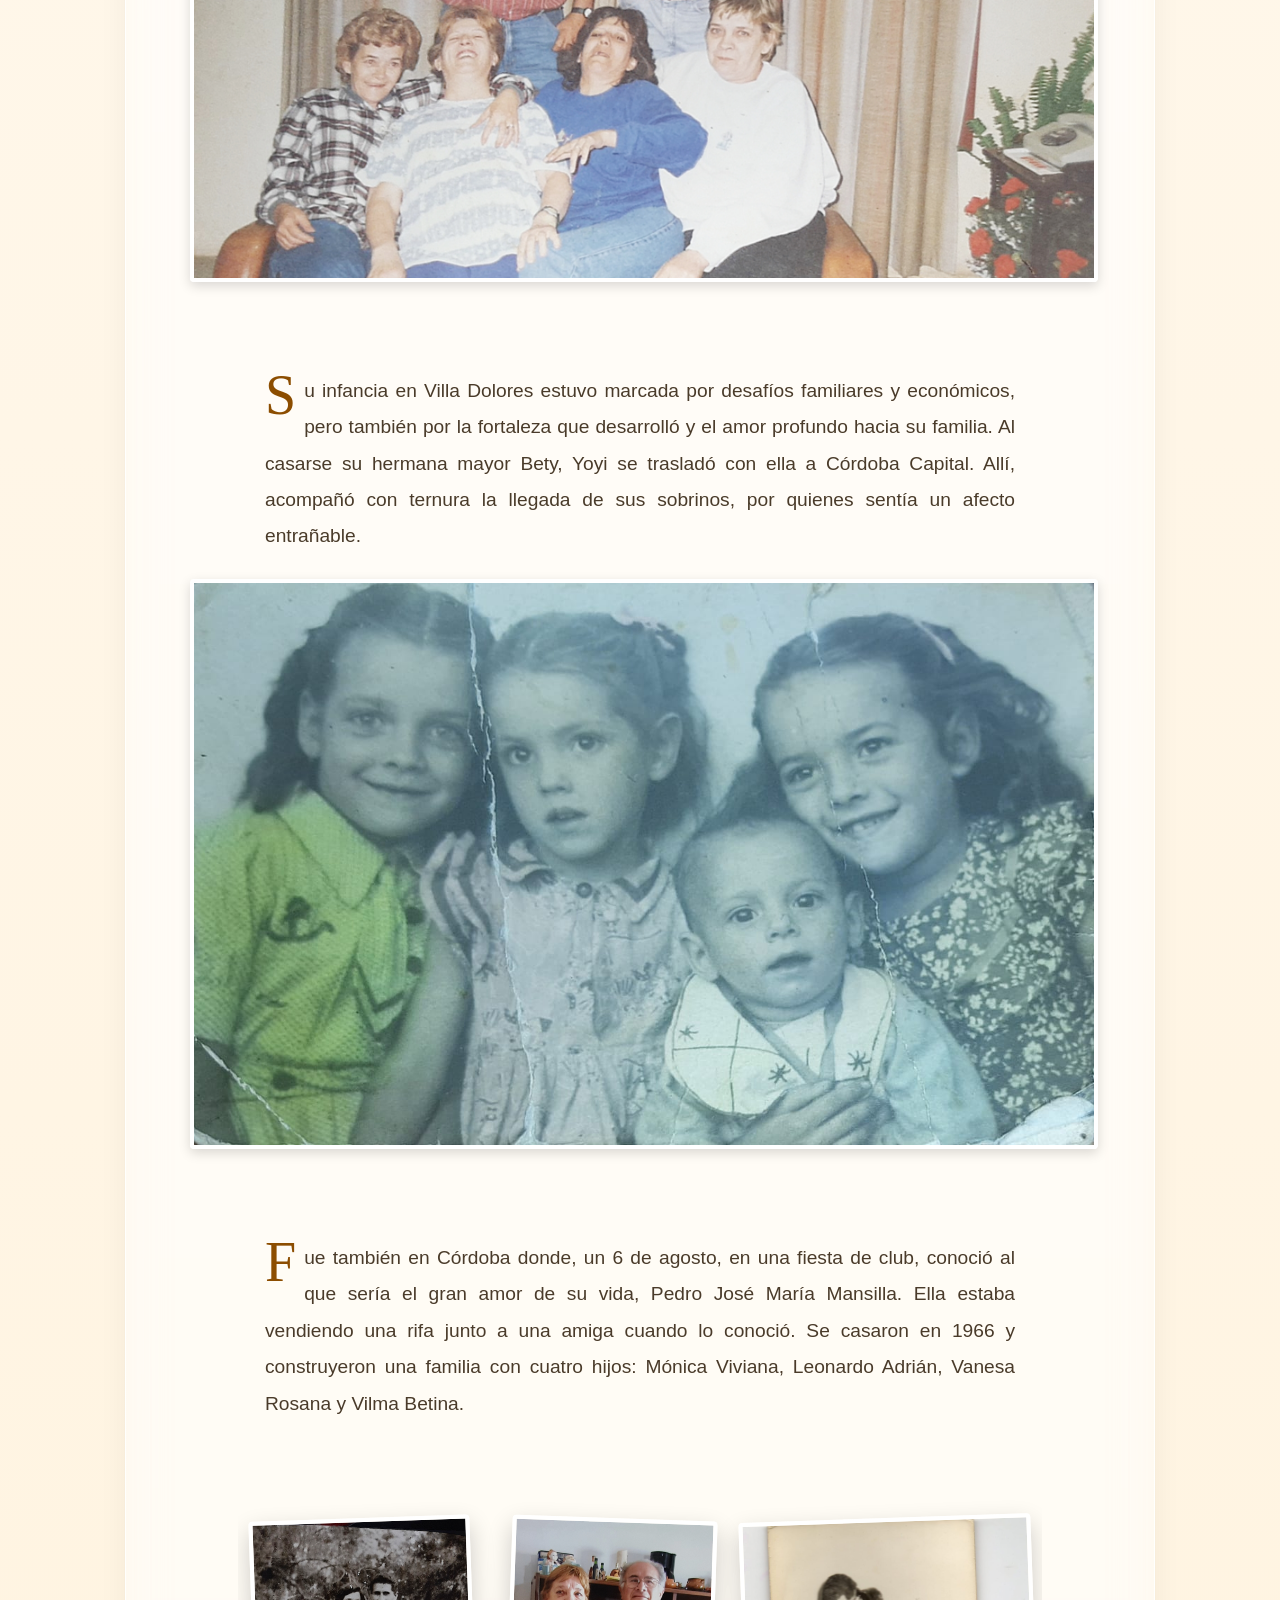
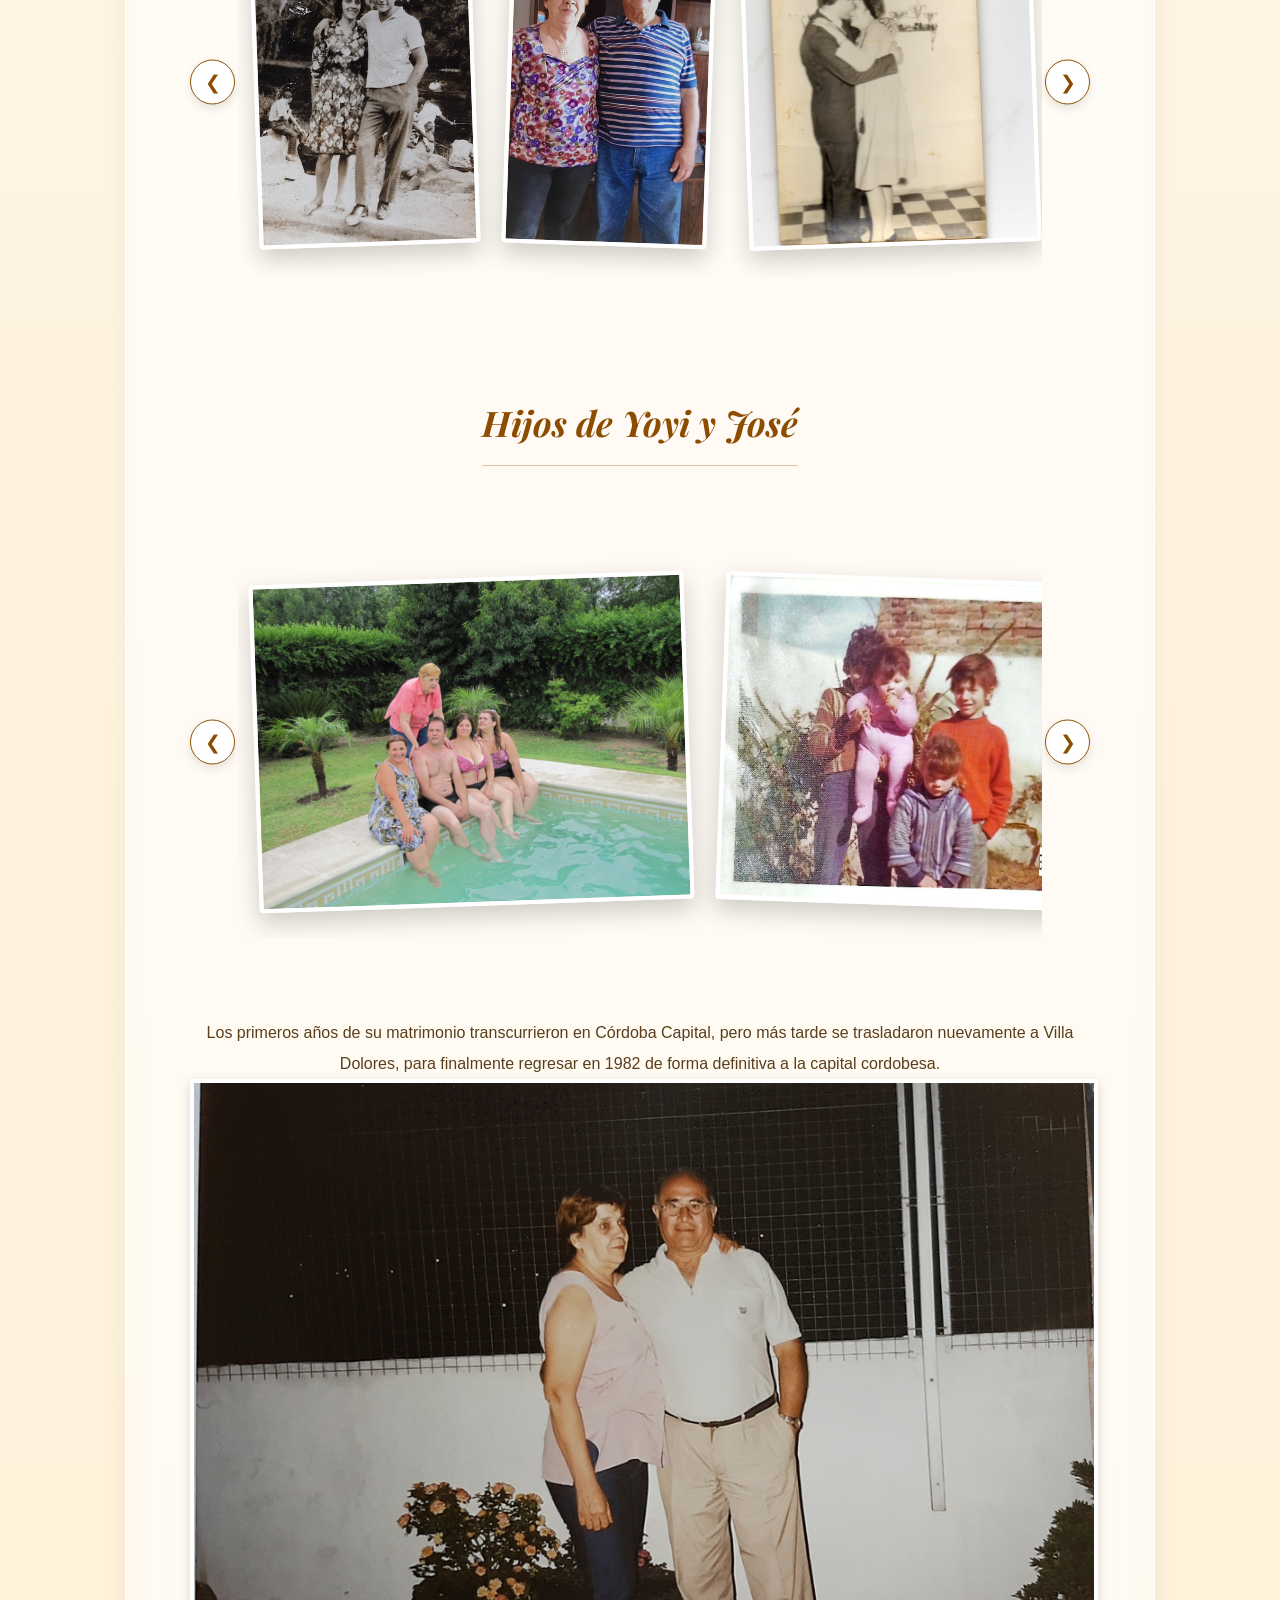
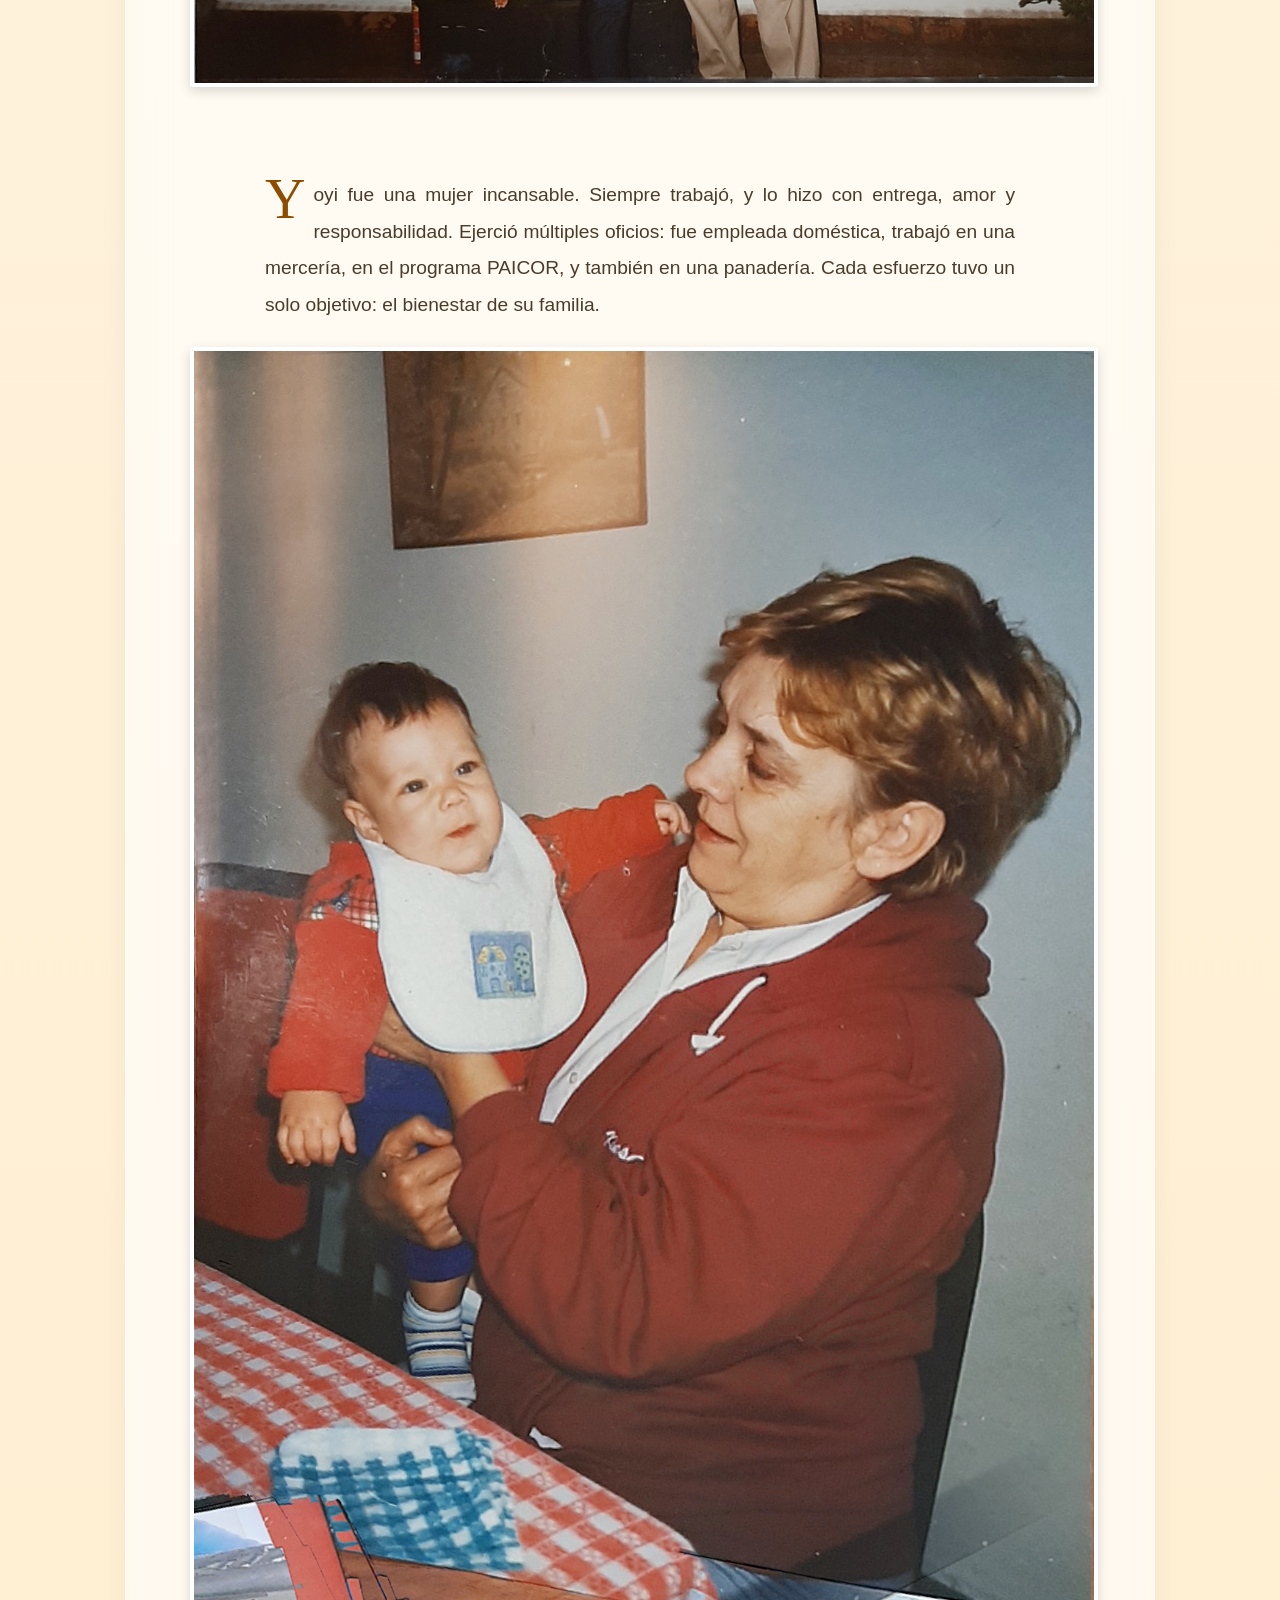
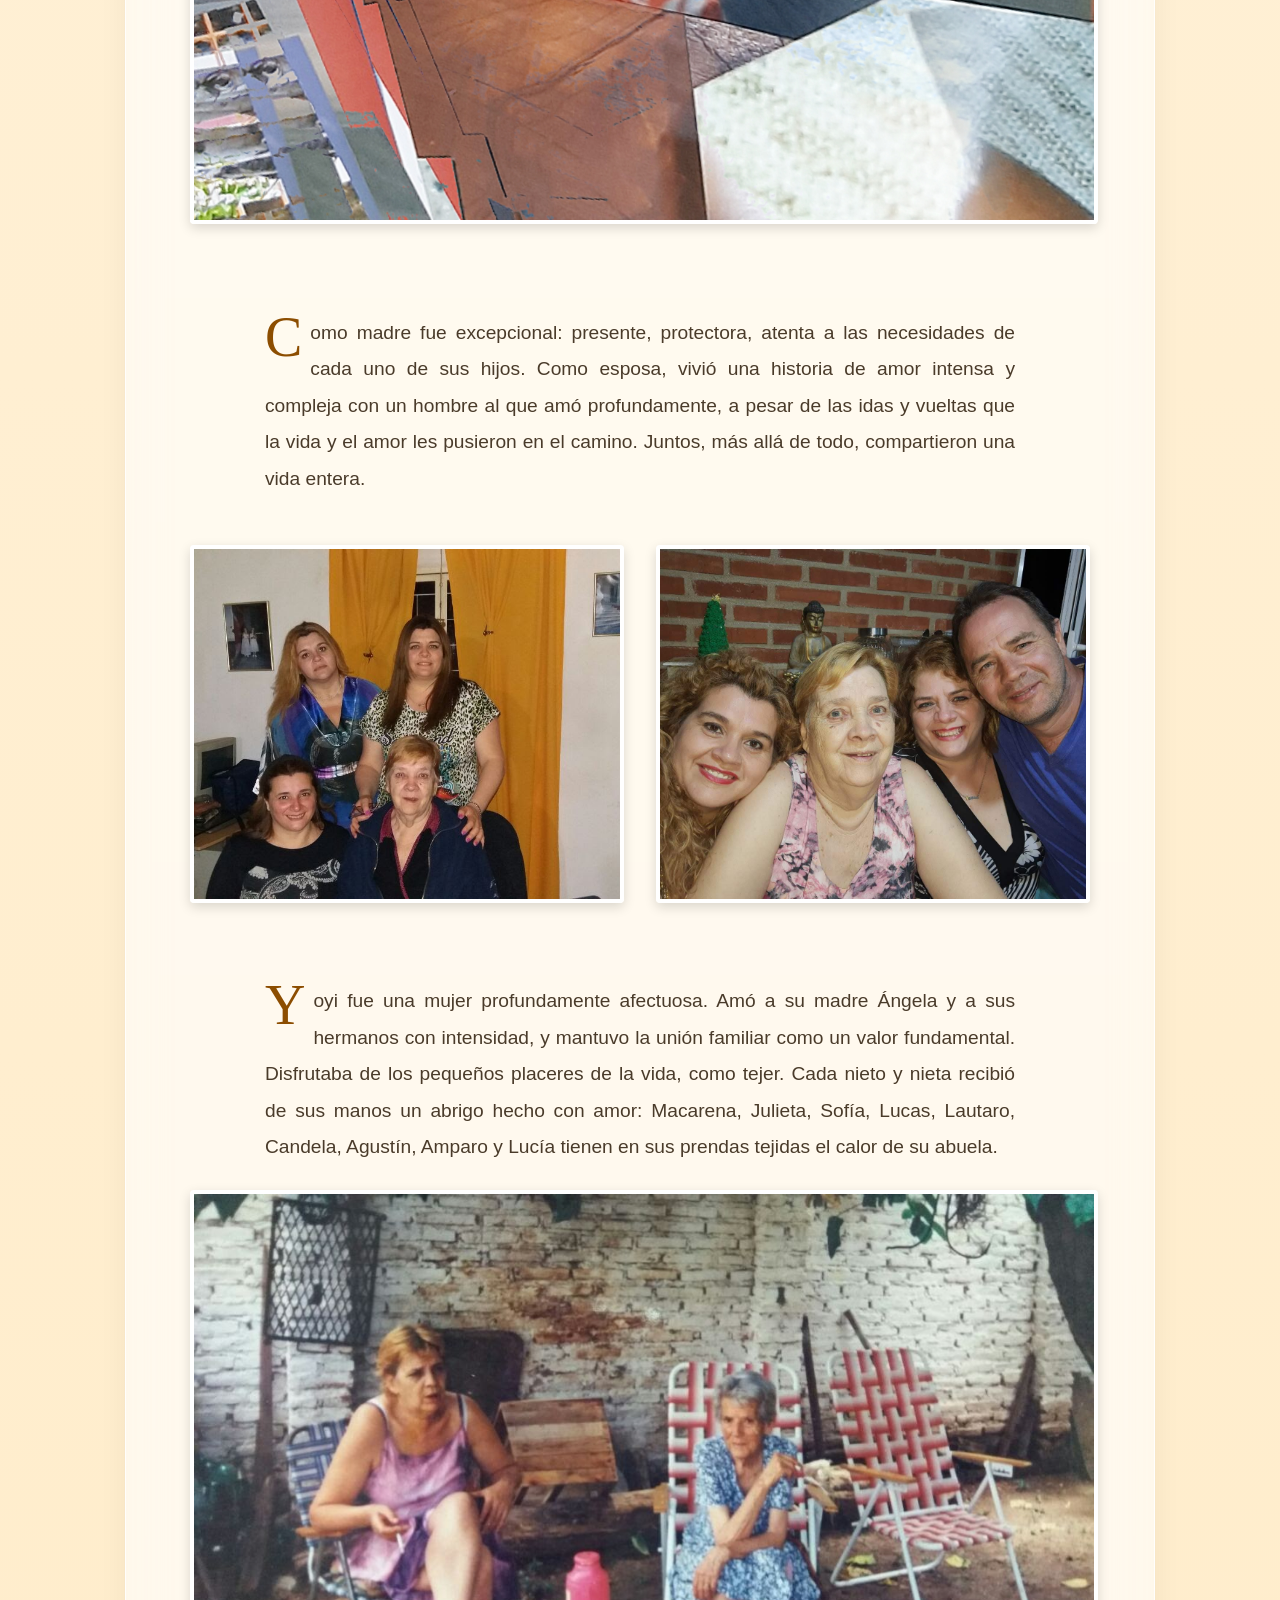
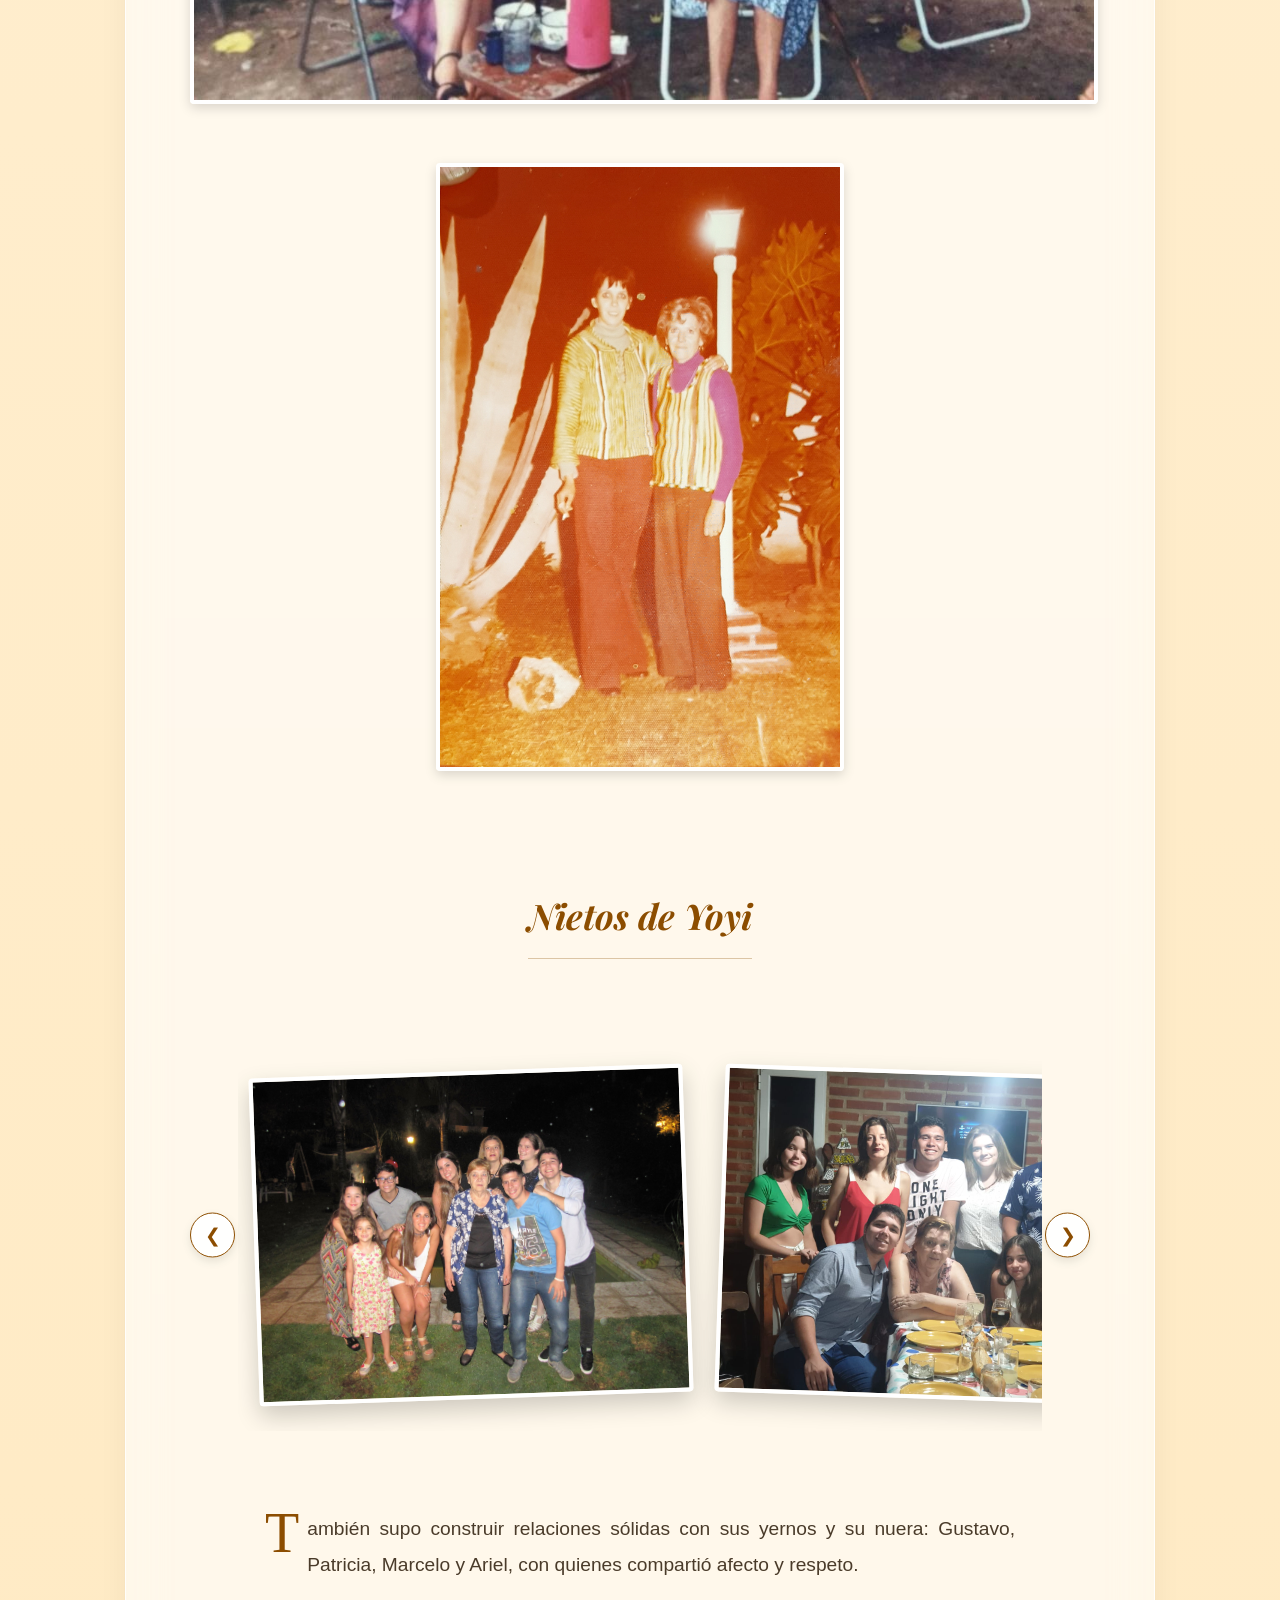
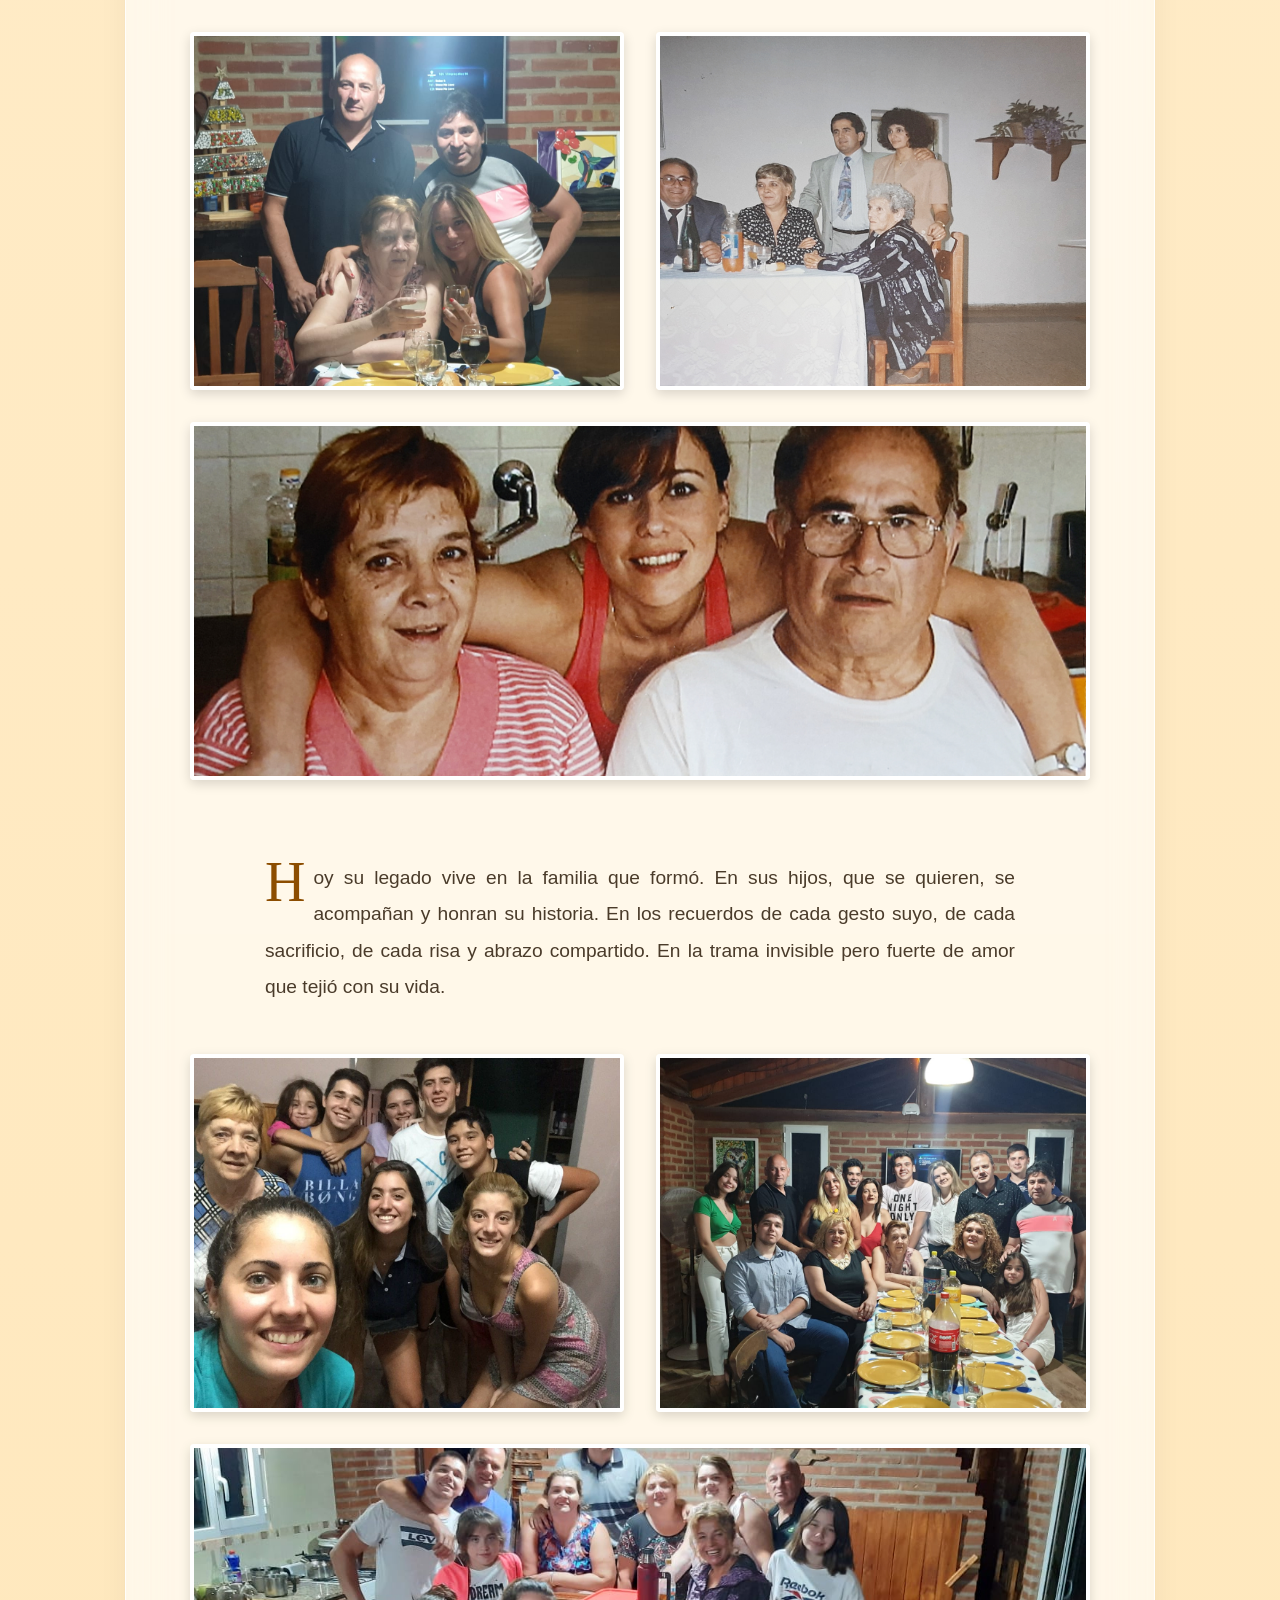
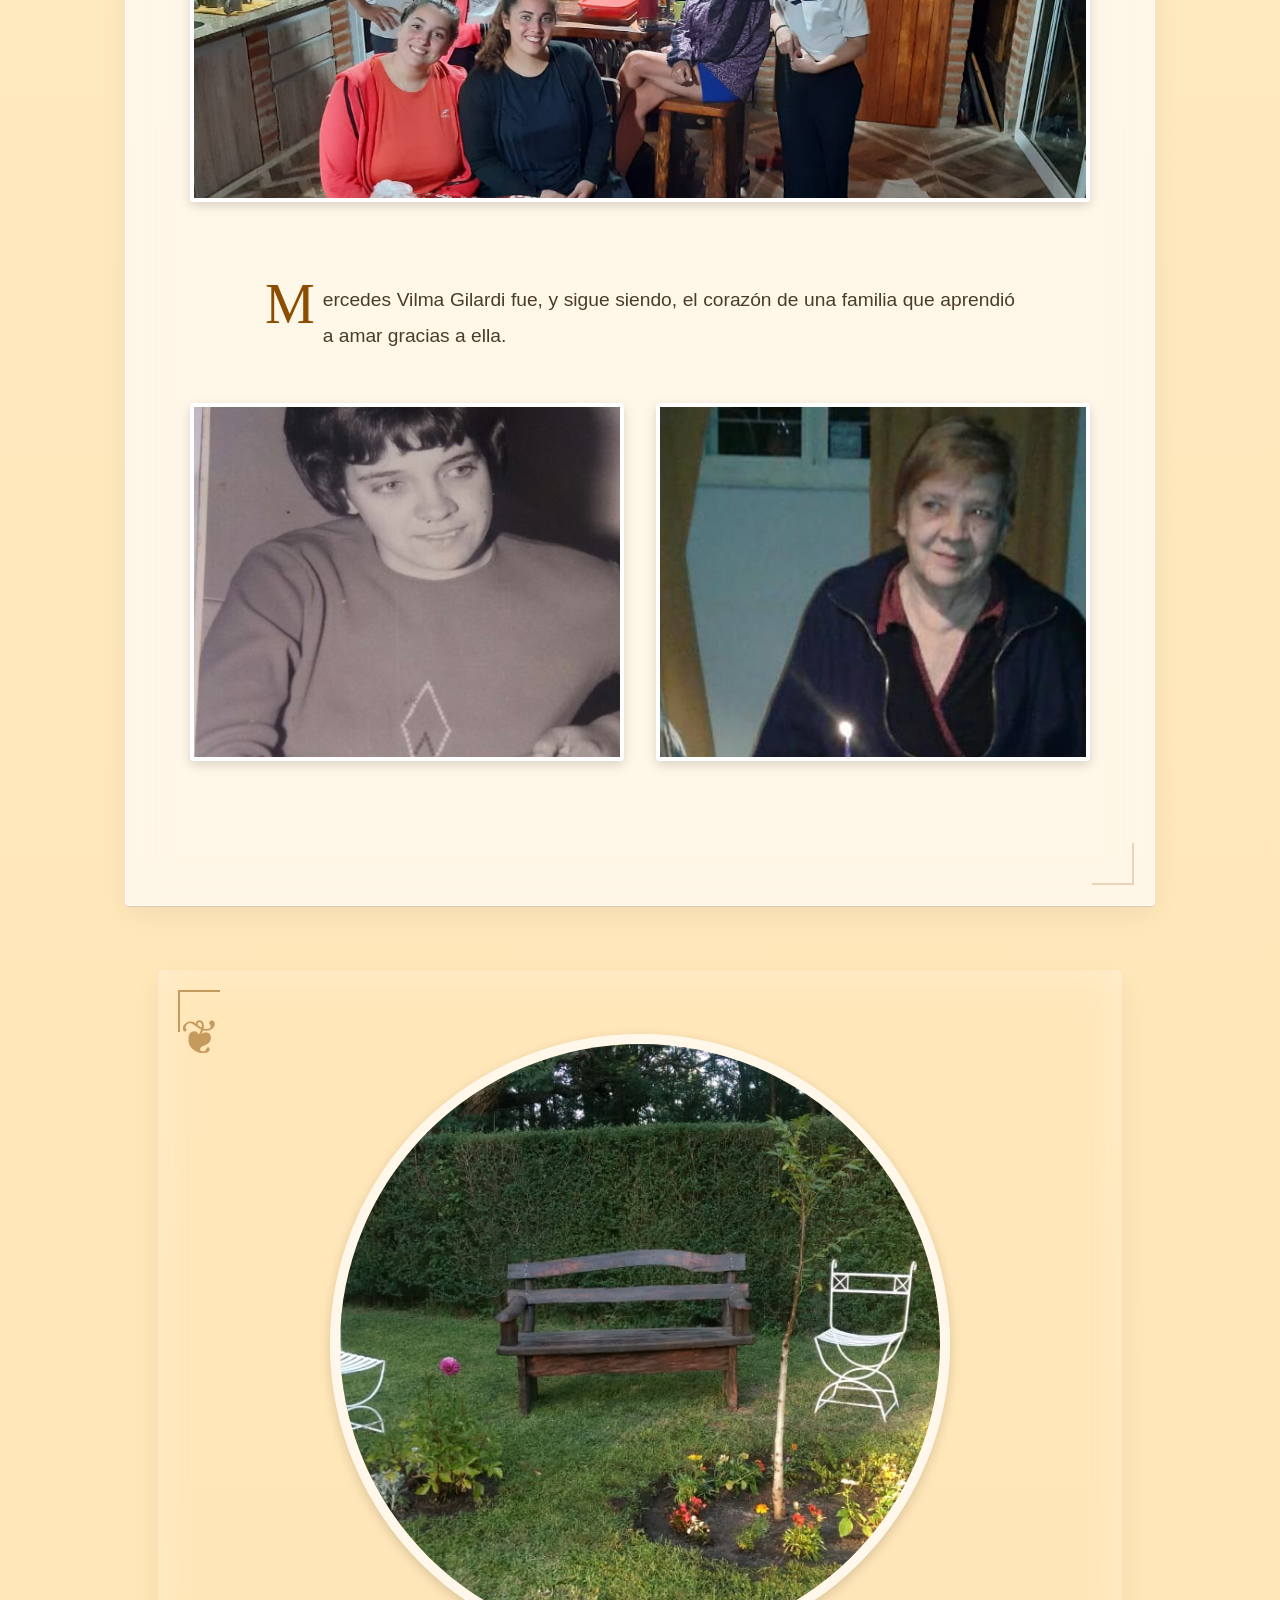
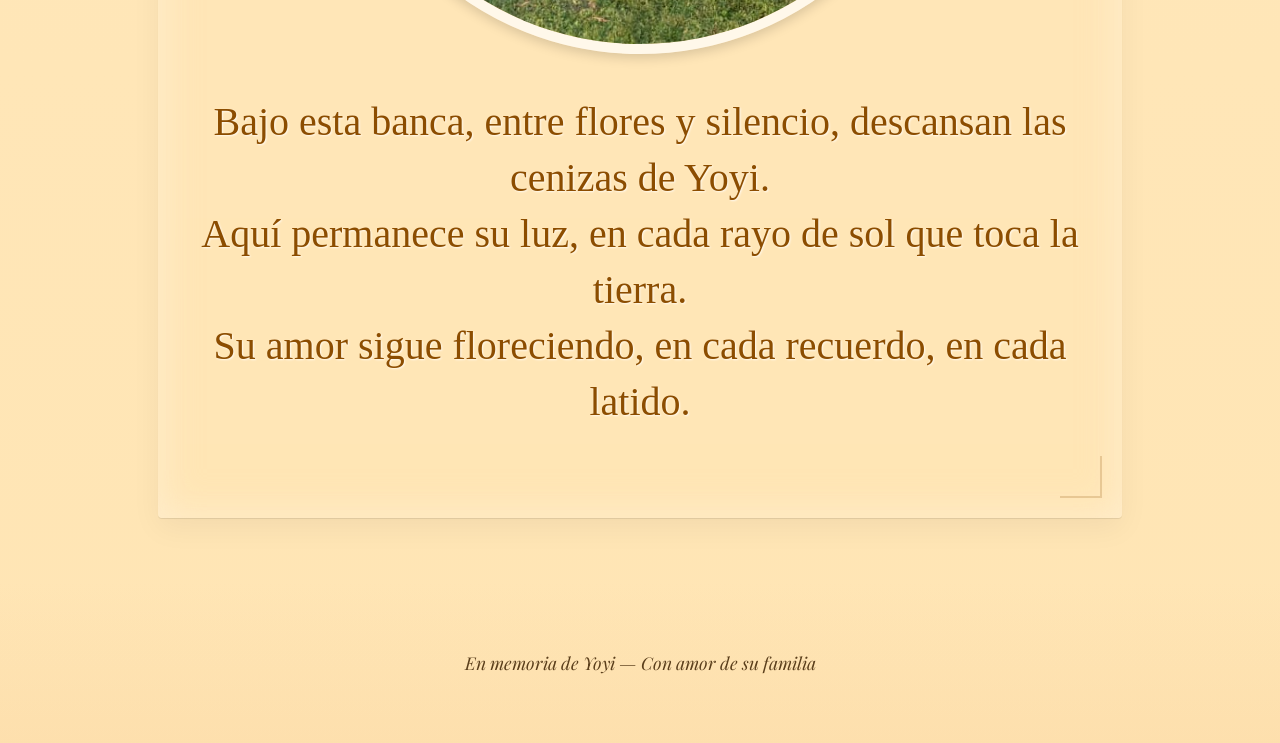
<file: pages/Yoyi/index.html>
<!DOCTYPE html>
<html lang="es">
<head>
    <meta charset="UTF-8">
    <meta name="viewport" content="width=device-width, initial-scale=1.0">
    <title>Yoyi</title>
    <link rel="stylesheet" href="https://fonts.googleapis.com/css2?family=Playfair+Display:wght@400;700&display=swap">
    <link rel="stylesheet" href="estilos.css">
    <link rel="icon" href="img/colibriPro.ico">
</head>
<body>
    <audio id="musica-fondo" autoplay loop>
        <source src="music/La Cumparsita.mp3" type="audio/mpeg">
        Tu navegador no soporta la reproducción de audio.
    </audio>

    <header>
        <h1>Mercedes Vilma Gilardi: una vida de amor, trabajo y familia</h1>
        <img src="img/img35.jpg" alt="">
    </header>
    <section class="historia-contenedor">
        <div class="historia-1">
            <p>Mercedes Vilma Gilardi nació el 24 de septiembre de 1942 en Villa Dolores, provincia de Córdoba. Fue la segunda hija mujer de Segundo Gilardi y Ángela Regis, y creció rodeada de sus cinco hermanos: Bety —quien con ternura la apodó “Yoyi”, sobrenombre que la acompañó toda su vida—, Miguel, Chola, Nora y Jorge.</p>
            <img src="img/img2.jpg" alt="">
        </div>
        <div class="historia-2">
            <p>Su infancia en Villa Dolores estuvo marcada por desafíos familiares y económicos, pero también por la fortaleza que desarrolló y el amor profundo hacia su familia. Al casarse su hermana mayor Bety, Yoyi se trasladó con ella a Córdoba Capital. Allí, acompañó con ternura la llegada de sus sobrinos, por quienes sentía un afecto entrañable.</p>
            <img src="img/img1.jpg" alt="">
        </div>
        <div class="historia-3">
            <p>Fue también en Córdoba donde, un 6 de agosto, en una fiesta de club, conoció al que sería el gran amor de su vida, Pedro José María Mansilla. Ella estaba vendiendo una rifa junto a una amiga cuando lo conoció. Se casaron en 1966 y construyeron una familia con cuatro hijos: Mónica Viviana, Leonardo Adrián, Vanesa Rosana y Vilma Betina.</p>
            <div class="carousel-contenedor">
                 <button class="carousel-btn izquierda">&#10094;</button>
            <div class="carousel">
                <img src="img/img3.jpg" alt="">
                <img src="img/img4.jpg" alt="">
                <img src="img/img5.jpg" alt="">
                <img src="img/img6.jpg" alt="">
                <img src="img/img7.jpg" alt="">
                <img src="img/img8.jpg" alt="">
                <img src="img/img9.jpg" alt="">
                <img src="img/img12.jpg" alt="">
                <img src="img/img11.jpg" alt="">
                <img src="img/img10.jpg" alt="">
            </div>
            <button class="carousel-btn derecha">&#10095;</button>
        </div>
            </div>
        <div class="Hijos">
            <h2>Hijos de Yoyi y José</h2>
            <div class="carousel-contenedor">
                <button class="carousel-btn izquierda">&#10094;</button>
            <div class="carousel">
                <img src="img/img13.JPG" alt="">
                <img src="img/img36.jpg" alt="">
                <img src="img/img16.jpg" alt="">
                <img src="img/img17.jpg" alt="">
            </div>
         <button class="carousel-btn derecha">&#10095;</button>
        </div>
            </div>
           
        <div class="historia-4">
            Los primeros años de su matrimonio transcurrieron en Córdoba Capital, pero más tarde se trasladaron nuevamente a Villa Dolores, para finalmente regresar en 1982 de forma definitiva a la capital cordobesa.
            <img src="img/img25.jpg" alt="">
        </div>
        <div class="historia-5">
            <p>Yoyi fue una mujer incansable. Siempre trabajó, y lo hizo con entrega, amor y responsabilidad. Ejerció múltiples oficios: fue empleada doméstica, trabajó en una mercería, en el programa PAICOR, y también en una panadería. Cada esfuerzo tuvo un solo objetivo: el bienestar de su familia.</p>
            <img src="img/img37.jpg" alt="">
        </div>
        <div class="historia-6">
            <p>Como madre fue excepcional: presente, protectora, atenta a las necesidades de cada uno de sus hijos. Como esposa, vivió una historia de amor intensa y compleja con un hombre al que amó profundamente, a pesar de las idas y vueltas que la vida y el amor les pusieron en el camino. Juntos, más allá de todo, compartieron una vida entera.</p>
            <div class="imagenes-lado-a-lado">
                <img src="img/img38.jpg" alt="">
                <img src="img/img15.jpg" alt="">
            </div>
        </div>
        <div class="historia-7">
            <p>Yoyi fue una mujer profundamente afectuosa. Amó a su madre Ángela y a sus hermanos con intensidad, y mantuvo la unión familiar como un valor fundamental. Disfrutaba de los pequeños placeres de la vida, como tejer. Cada nieto y nieta recibió de sus manos un abrigo hecho con amor: Macarena, Julieta, Sofía, Lucas, Lautaro, Candela, Agustín, Amparo y Lucía tienen en sus prendas tejidas el calor de su abuela.</p> 
            <img src="img/img18.jpg" alt="">
            <div class="imagenes-lado-a-lado">
                <img src="img/img24.jpg" alt="" class="img-completa">
            </div>
        </div>
        <div class="nietos">
            <h2>Nietos de Yoyi</h2>
            <div class="carousel-contenedor">
            <button class="carousel-btn izquierda">&#10094;</button>
            <div class="carousel">
                <img src="img/img19.JPG" alt="">
                <img src="img/img20.jpg" alt="">
                <img src="img/img21.jpg" alt="">
                <img src="img/img22.jpg" alt="">
                <img src="img/img28.jpg" alt="">
            </div>
            <button class="carousel-btn derecha">&#10095;</button>
            </div>
        </div>
        <div class="historia-8">
            <p>También supo construir relaciones sólidas con sus yernos y su nuera: Gustavo, Patricia, Marcelo y Ariel, con quienes compartió afecto y respeto.</p>
             <div class="imageneslado-a-lado">
                <img src="img/img23.jpg" alt="">
                <img src="img/img27.jpg" alt="">
                <img src="img/img26.jpg" alt="">
             </div>
        </div>
        <div class="historia-9">
            <p>Hoy su legado vive en la familia que formó. En sus hijos, que se quieren, se acompañan y honran su historia. En los recuerdos de cada gesto suyo, de cada sacrificio, de cada risa y abrazo compartido. En la trama invisible pero fuerte de amor que tejió con su vida.</p>
             <div class="imageneslado-a-lado">
                <img src="img/img29.jpg" alt="">
                <img src="img/img30.jpg" alt="">
                <img src="img/img31.jpg" alt="">
             </div>
        </div>
        <div class="historia-10">
            <p>Mercedes Vilma Gilardi fue, y sigue siendo, el corazón de una familia que aprendió a amar gracias a ella.</p>
            <div class="imageneslado-a-lado">
                <img src="img/img32.jpg" alt="">
                <img src="img/img33.jpg" alt="">
            </div>
            
        </div>
    </section>

   <section class="final">
    <img src="img/img34.jpg" alt="Banca en el jardín donde descansan sus cenizas">
    <p>
        Bajo esta banca, entre flores y silencio, descansan las cenizas de Yoyi.<br>
        Aquí permanece su luz, en cada rayo de sol que toca la tierra.<br>
        Su amor sigue floreciendo, en cada recuerdo, en cada latido.
    </p>
    </section>


    <footer>
        En memoria de Yoyi — Con amor de su familia
    </footer>

    <script src="script.js"></script>
</body>
</html>
</file>
<file: estilos.css>
:root {
  /* Paleta de Colores - Sage Green & Romantic White */
  --primary-color: #6B9080;
  /* Sage Green elegante */
  --primary-dark: #4A665A;
  /* Versión más oscura para hover */
  --secondary-color: #A4C3B2;
  /* Verde menta suave */
  --accent-color: #EAF4F4;
  /* Blanco hielo/menta muy pálido */
  --text-dark: #2F3E46;
  /* Gris oscuro con tinte verde */
  --text-light: #52796F;
  /* Gris medio verdoso */
  --white: #FFFFFF;
  --glass-bg: rgba(255, 255, 255, 0.85);
  --glass-border: rgba(255, 255, 255, 0.3);
  --shadow-soft: 0 10px 30px rgba(0, 0, 0, 0.05);
  --shadow-hover: 0 15px 40px rgba(107, 144, 128, 0.15);

  /* Fuentes */
  --font-heading: 'Playfair Display', serif;
  --font-body: 'Lato', sans-serif;
}

html {
  scroll-behavior: smooth;
}

/* Reset básico */
* {
  margin: 0;
  padding: 0;
  box-sizing: border-box;
}

body {
  padding-top: 80px;
  font-family: var(--font-body);
  background-color: var(--accent-color);
  color: var(--text-dark);
  line-height: 1.8;
}

h1,
h2,
h3,
h4,
h5,
h6 {
  font-family: var(--font-heading);
  font-weight: 700;
  color: var(--primary-dark);
  letter-spacing: -0.02em;
}

/* Header - Glassmorphism */
#main-header {
  position: fixed;
  top: 0;
  left: 0;
  width: 100%;
  z-index: 999;
  padding: 0.8rem 2rem;
  background: rgba(255, 255, 255, 0.8);
  backdrop-filter: blur(12px);
  -webkit-backdrop-filter: blur(12px);
  border-bottom: 1px solid var(--glass-border);
  box-shadow: 0 4px 20px rgba(0, 0, 0, 0.03);
  transition: all 0.3s ease;
}

.contenedor-header {
  max-width: 1200px;
  margin: auto;
  display: flex;
  justify-content: space-between;
  align-items: center;
}

.logo {
  display: flex;
  align-items: center;
  gap: 10px;
  text-decoration: none;
}

.logo img {
  height: 55px;
  transition: transform 0.3s ease;
}

.logo:hover img {
  transform: scale(1.05);
}

.logo .nombre {
  font-size: 1.5rem;
  color: var(--primary-color);
  font-weight: 600;
  letter-spacing: 0.05em;
}

/* Navegación */
.nav-principal ul {
  list-style: none;
  display: flex;
  gap: 2.5rem;
}

.nav-principal .nav-link {
  color: var(--text-dark);
  text-decoration: none;
  font-size: 1rem;
  font-weight: 400;
  text-transform: uppercase;
  letter-spacing: 0.1em;
  position: relative;
  transition: color 0.3s ease;
  font-family: var(--font-body);
}

.nav-principal .nav-link::after {
  content: '';
  position: absolute;
  width: 0;
  height: 1px;
  bottom: -4px;
  left: 0;
  background-color: var(--primary-color);
  transition: width 0.3s ease;
}

.nav-principal .nav-link:hover {
  color: var(--primary-color);
}

.nav-principal .nav-link:hover::after {
  width: 100%;
}

/* Sección Principal (Hero) */
.principal {
  position: relative;
  height: 85vh;
  display: flex;
  align-items: center;
  justify-content: center;
  overflow: hidden;
}

.principal img {
  position: absolute;
  top: 0;
  left: 0;
  width: 100%;
  height: 100%;
  object-fit: cover;
  z-index: -1;
  filter: brightness(0.85) contrast(1.1);
}

.principal-container {
  background: rgba(255, 255, 255, 0.9);
  padding: 3rem 4rem;
  border-radius: 2px;
  text-align: center;
  max-width: 800px;
  box-shadow: 0 20px 50px rgba(0, 0, 0, 0.1);
  backdrop-filter: blur(5px);
  border: 1px solid rgba(255, 255, 255, 0.5);
}

.principal-container h2 {
  font-size: 2.8rem;
  color: var(--primary-dark);
  line-height: 1.2;
  font-style: italic;
}

/* Cómo funciona */
.funcion {
  padding: 6rem 1rem;
  background-color: var(--white);
  text-align: center;
}

.txt-funcion h3 {
  font-size: 2.5rem;
  margin-bottom: 4rem;
  color: var(--primary-color);
}

.pasos {
  display: flex;
  justify-content: center;
  flex-wrap: wrap;
  gap: 4rem;
}

.paso {
  width: 220px;
  display: flex;
  flex-direction: column;
  align-items: center;
}

.paso img {
  width: 100%;
  aspect-ratio: 1 / 1;
  object-fit: cover;
  border-radius: 50%;
  margin-bottom: 1.5rem;
  box-shadow: var(--shadow-soft);
  transition: transform 0.3s ease, box-shadow 0.3s ease;
  border: 4px solid var(--accent-color);
}

.paso:hover img {
  transform: translateY(-10px);
  box-shadow: var(--shadow-hover);
}

.paso p {
  font-size: 1.2rem;
  color: var(--text-dark);
  font-weight: 400;
}

/* Galería / Homenaje */
.galeria {
  background-color: var(--accent-color);
  padding: 6rem 1rem;
  text-align: center;
}

.galeria h2 {
  font-size: 2.5rem;
  margin-bottom: 1.5rem;
  color: var(--primary-color);
}

.intro {
  font-family: var(--font-heading);
  font-style: italic;
  font-size: 1.3rem;
  color: var(--text-light);
  max-width: 700px;
  margin: 0 auto 3rem auto;
}

.button {
  margin-top: 2rem;
}

.btn-homenaje {
  display: inline-block;
  background-color: var(--primary-color);
  color: white;
  padding: 1rem 2.5rem;
  text-decoration: none;
  border-radius: 50px;
  font-size: 1.1rem;
  font-family: var(--font-body);
  font-weight: 700;
  letter-spacing: 0.05em;
  transition: all 0.3s ease;
  box-shadow: 0 4px 15px rgba(107, 144, 128, 0.3);
}

.btn-homenaje:hover {
  background-color: var(--primary-dark);
  transform: translateY(-2px);
  box-shadow: 0 6px 20px rgba(107, 144, 128, 0.4);
}

/* Placas */
.placas {
  padding: 6rem 1rem;
  background-color: var(--white);
  text-align: center;
}

.contenedor-placas {
  max-width: 1000px;
  margin: 0 auto;
}

.placas h2 {
  font-size: 2.5rem;
  margin-bottom: 1.5rem;
  color: var(--primary-color);
}

.imagenes-placas {
  display: flex;
  justify-content: center;
  gap: 2rem;
  margin-top: 3rem;
  flex-wrap: wrap;
}

.placa-item {
  flex: 1;
  min-width: 300px;
  max-width: 450px;
}

.placa-item img {
  width: 100%;
  border-radius: 15px;
  box-shadow: var(--shadow-soft);
  transition: transform 0.3s ease, box-shadow 0.3s ease;
  border: 1px solid var(--glass-border);
}

.placa-item:hover img {
  transform: scale(1.02);
  box-shadow: var(--shadow-hover);
}

/* Sobre nosotros */
.Sobre-nosotros {
  background-color: var(--white);
  padding: 6rem 1rem;
}

.Sobre-nosotros h2 {
  text-align: center;
  font-size: 2.5rem;
  margin-bottom: 3rem;
  color: var(--primary-color);
}

.bloque {
  margin-bottom: 3rem;
  max-width: 800px;
  margin-left: auto;
  margin-right: auto;
  padding: 0 1rem;
}

.bloque h3 {
  font-size: 1.5rem;
  color: var(--primary-dark);
  margin-bottom: 1rem;
  border-left: 3px solid var(--secondary-color);
  padding-left: 1rem;
}

.bloque p {
  color: var(--text-dark);
  font-size: 1.1rem;
  line-height: 1.8;
}

.firma {
  text-align: center;
  margin-top: 4rem;
  padding-top: 2rem;
  border-top: 1px solid #eee;
  max-width: 600px;
  margin-left: auto;
  margin-right: auto;
}

.firma p {
  font-style: italic;
  color: var(--text-light);
}

/* Contacto */
.Contacto {
  background-color: var(--accent-color);
  padding: 6rem 1rem;
}

.Contacto h2 {
  text-align: center;
  font-size: 2.5rem;
  color: var(--primary-color);
  margin-bottom: 1rem;
}

.intro-contacto {
  text-align: center;
  color: var(--text-light);
  margin-bottom: 3rem;
  font-size: 1.1rem;
}

.contacto-grid {
  display: grid;
  grid-template-columns: 1fr 1fr;
  gap: 4rem;
  max-width: 1000px;
  margin: 0 auto;
  align-items: start;
}

/* Columna Info */
.info-contacto h3 {
  font-size: 1.8rem;
  color: var(--primary-dark);
  margin-bottom: 1rem;
}

.info-contacto p {
  color: var(--text-dark);
  margin-bottom: 1.5rem;
}

/* Redes Sociales */
.redes-sociales {
  display: flex;
  gap: 1.5rem;
  margin-top: 2rem;
  justify-content: flex-start;
  /* Alineación a la izquierda */
}

.social-icon {
  display: flex;
  align-items: center;
  justify-content: center;
  width: 55px;
  height: 55px;
  border-radius: 50%;
  background-color: var(--white);
  color: var(--primary-color);
  font-size: 1.8rem;
  text-decoration: none;
  box-shadow: 0 5px 15px rgba(0, 0, 0, 0.05);
  transition: all 0.3s ease;
  border: 2px solid transparent;
}

.social-icon:hover {
  background-color: var(--primary-color);
  color: white;
  transform: translateY(-5px);
  box-shadow: 0 8px 20px rgba(107, 144, 128, 0.4);
  border-color: var(--primary-dark);
}

/* Ajuste Responsive para iconos */
@media (max-width: 768px) {
  .redes-sociales {
    justify-content: center;
    /* Centrar en móvil */
  }
}

/* Formulario */
.formulario {
  background-color: var(--white);
  padding: 2.5rem;
  border-radius: 15px;
  box-shadow: var(--shadow-soft);
}

.form-group {
  margin-bottom: 1.5rem;
}

.form-group label {
  display: block;
  margin-bottom: 0.5rem;
  color: var(--primary-dark);
  font-weight: 600;
  font-size: 0.95rem;
}

.form-group input,
.form-group textarea {
  width: 100%;
  padding: 12px 15px;
  border: 1px solid #d1d9e6;
  border-radius: 8px;
  font-family: var(--font-body);
  font-size: 1rem;
  color: var(--text-dark);
  background-color: #fcfcfc;
  transition: border-color 0.3s ease, box-shadow 0.3s ease;
}

.form-group input:focus,
.form-group textarea:focus {
  outline: none;
  border-color: var(--primary-color);
  box-shadow: 0 0 0 3px rgba(107, 144, 128, 0.1);
  background-color: white;
}

.btn-enviar {
  width: 100%;
  background-color: var(--primary-color);
  color: white;
  padding: 12px;
  border: none;
  border-radius: 8px;
  font-size: 1.1rem;
  font-weight: bold;
  cursor: pointer;
  transition: background-color 0.3s ease, transform 0.2s;
}

.btn-enviar:hover {
  background-color: var(--primary-dark);
  transform: translateY(-2px);
}

.status-message {
  margin-top: 1rem;
  text-align: center;
  font-weight: bold;
  font-size: 0.95rem;
  min-height: 1.5rem;
  transition: opacity 0.3s ease;
}

.status-message.success {
  color: #2e7d32;
}

.status-message.error {
  color: #c62828;
}

/* Footer */
.footer {
  background-color: var(--primary-dark);
  color: var(--white);
  padding: 3rem 1rem;
  text-align: center;
  margin-top: 0;
}

.footer-logo img {
  height: 60px;
  margin-bottom: 1.5rem;
  filter: brightness(0) invert(1);
  opacity: 0.9;
}

.footer-info p {
  margin: 0.5rem 0;
  font-size: 0.9rem;
  opacity: 0.8;
  font-weight: 300;
}

/* Botón flotante WhatsApp */
.whatsapp-button {
  position: fixed;
  bottom: 30px;
  right: 30px;
  background-color: #25D366;
  color: white;
  padding: 15px 25px;
  border-radius: 50px;
  font-size: 1rem;
  text-decoration: none;
  font-weight: bold;
  box-shadow: 0 4px 20px rgba(37, 211, 102, 0.4);
  z-index: 1000;
  transition: all 0.3s ease;
  display: flex;
  align-items: center;
  gap: 8px;
}

.whatsapp-button:hover {
  background-color: #1ebc5a;
  transform: translateY(-3px);
  box-shadow: 0 6px 25px rgba(37, 211, 102, 0.5);
}

/* Menu Toggle (Mobile) */
.menu-toggle {
  display: none;
  background: none;
  border: none;
  font-size: 1.8rem;
  color: var(--primary-dark);
  cursor: pointer;
}

/* Responsive */
@media (max-width: 768px) {
  .contenedor-header {
    padding: 0 1rem;
  }

  .menu-toggle {
    display: block;
  }

  .nav-principal {
    position: absolute;
    top: 100%;
    left: 0;
    width: 100%;
    background-color: var(--white);
    padding: 0;
    max-height: 0;
    overflow: hidden;
    transition: max-height 0.4s ease-out;
    box-shadow: 0 10px 20px rgba(0, 0, 0, 0.05);
  }

  .nav-principal.active {
    max-height: 300px;
  }

  .nav-principal ul {
    flex-direction: column;
    gap: 0;
    padding: 1rem 0;
  }

  .nav-principal li {
    text-align: center;
  }

  .nav-principal .nav-link {
    display: block;
    padding: 1rem;
    border-bottom: 1px solid #f0f0f0;
  }

  .nav-principal .nav-link::after {
    display: none;
  }

  .principal-container {
    width: 90%;
    padding: 2rem;
  }

  .principal-container h2 {
    font-size: 2rem;
  }

  .pasos {
    gap: 2rem;
  }

  .paso {
    width: 100%;
    max-width: 200px;
  }

  .Sobre-nosotros h2,
  .Contacto h2 {
    font-size: 2rem;
  }

  /* Responsive Contacto */
  .contacto-grid {
    grid-template-columns: 1fr;
    gap: 3rem;
  }

  .info-contacto {
    text-align: center;
  }
}
</file>
<file: pages/Mami/style.css>
:root {
	color-scheme: light;
	--lilac-pale: #eadcf0;
	--lilac-light: #e2cdf4;
	--lilac-mid: #d9bdf8;
	--lilac-strong: #d1aefa;
	--ink: #302934;
	--muted: #786d7d;
	--paper: #fbf9fc;
	--serif: 'Cormorant Garamond', Georgia, serif;
	--sans: 'DM Sans', sans-serif;
}

* { box-sizing: border-box; }

html { scroll-behavior: smooth; }

body {
	margin: 0;
	color: var(--ink);
	background: var(--paper);
	font-family: var(--sans);
	font-size: 16px;
	line-height: 1.8;
	-webkit-font-smoothing: antialiased;
}

a { color: inherit; }

.site-header {
	position: absolute;
	z-index: 2;
	top: 0;
	left: 0;
	display: flex;
	width: 100%;
	align-items: center;
	justify-content: space-between;
	padding: 25px 6.5vw;
}

.wordmark {
	font-family: var(--serif);
	font-size: 1.5rem;
	font-weight: 600;
	line-height: 1;
	text-decoration: none;
}

.wordmark span { font-style: italic; font-weight: 400; }

.header-link, .scroll-cue, .back-to-top {
	font-size: 0.7rem;
	font-weight: 500;
	letter-spacing: 0.08em;
	text-decoration: none;
	text-transform: uppercase;
}

.header-link span { padding-left: 10px; }

.opening {
	position: relative;
	display: grid;
	min-height: min(790px, 100svh);
	grid-template-columns: 1.06fr 0.94fr;
	align-items: center;
	overflow: hidden;
	padding: 94px 8vw 48px;
	background-color: var(--lilac-pale);
	background-image: radial-gradient(ellipse at 86% 82%, rgba(209, 174, 250, 0.38), transparent 43%), radial-gradient(ellipse at 12% 18%, rgba(255, 255, 255, 0.56), transparent 38%);
}

.opening-photo {
	position: relative;
	z-index: 1;
	width: 100%;
	height: min(66vh, 590px);
	min-height: 340px;
	background: var(--lilac-mid);
	animation: arrive 800ms ease-out both;
}

.opening-photo::after {
	position: absolute;
	inset: 14px -14px -14px 14px;
	z-index: -1;
	border: 1px solid rgba(48, 41, 52, 0.22);
	content: '';
}

.opening-photo img { width: 100%; height: 100%; object-fit: contain; object-position: center; }

.photo-index {
	position: absolute;
	right: 0;
	bottom: 0;
	padding: 11px 16px;
	background: var(--paper);
	font-size: 0.62rem;
	letter-spacing: 0.12em;
	text-transform: uppercase;
}

.opening-copy {
	position: relative;
	z-index: 1;
	max-width: 510px;
	padding: 6vh 0 4vh clamp(36px, 8vw, 120px);
	animation: arrive 800ms 120ms ease-out both;
}

.eyebrow, .chapter-label {
	color: var(--muted);
	font-size: 0.68rem;
	font-weight: 500;
	letter-spacing: 0.16em;
	text-transform: uppercase;
}

.opening h1 {
	margin: 20px 0 18px;
	font-family: var(--serif);
	font-size: clamp(5rem, 9vw, 9rem);
	font-weight: 500;
	letter-spacing: 0;
	line-height: 0.77;
}

.opening h1 em { color: #755a83; font-weight: 400; }

.opening-note { max-width: 300px; color: #514754; font-family: var(--serif); font-size: 1.55rem; line-height: 1.35; }

.scroll-cue { display: inline-flex; align-items: center; gap: 15px; margin-top: 35px; }

.scroll-cue span:last-child, .back-to-top span { color: #755a83; font-size: 1.1rem; }

.opening-mark {
	position: absolute;
	right: 2vw;
	bottom: -0.33em;
	color: rgba(255, 255, 255, 0.44);
	font-family: var(--serif);
	font-size: clamp(16rem, 32vw, 34rem);
	line-height: 1;
	pointer-events: none;
}

.letter {
	max-width: 1040px;
	margin: 0 auto;
	padding: 70px 7vw 30px;
}

.chapter {
	max-width: 710px;
	margin: 0 auto;
	padding: 72px 0 44px;
	scroll-margin-top: 35px;
}

.chapter-wide { max-width: 100%; }

.chapter-heading { display: flex; align-items: center; gap: 14px; margin-bottom: 20px; }

.chapter-number { color: #755a83; font-size: 0.67rem; letter-spacing: 0.1em; }

.chapter-rule { width: 48px; height: 1px; background: #bca5c5; }

.chapter-label { font-size: 0.63rem; }

.chapter h2 {
	margin: 0 0 17px;
	font-family: var(--serif);
	font-size: clamp(2.7rem, 5vw, 4.3rem);
	font-weight: 500;
	letter-spacing: 0;
	line-height: 1.04;
}

.chapter p { max-width: 690px; margin: 0; color: #514b54; font-size: 0.98rem; line-height: 1.95; }

.chapter strong { color: #423447; font-weight: 600; }

.final-chapter { padding-bottom: 68px; }

.closing {
	position: relative;
	overflow: hidden;
	padding: 76px 24px 30px;
	background-color: var(--lilac-light);
	background-image: radial-gradient(ellipse at 12% 100%, rgba(209, 174, 250, 0.8), transparent 46%), radial-gradient(ellipse at 90% 0%, rgba(255, 255, 255, 0.7), transparent 45%);
	text-align: center;
}

.closing-flower { color: #755a83; font-size: 1.15rem; }

.closing-message { margin: 15px 0 12px; font-family: var(--serif); font-size: clamp(3.4rem, 7vw, 6rem); font-weight: 500; line-height: 0.98; }

.closing-message em { color: #755a83; font-weight: 400; }

.signature { margin: 20px 0 53px; font-family: var(--serif); font-size: 1.8rem; font-style: italic; }

.back-to-top { display: inline-flex; align-items: center; gap: 10px; }

@keyframes arrive { from { opacity: 0; transform: translateY(16px); } to { opacity: 1; transform: translateY(0); } }

@media (min-width: 1400px) {
	.opening { padding-right: max(8vw, calc((100vw - 1380px) / 2)); padding-left: max(8vw, calc((100vw - 1380px) / 2)); }
}

@media (max-width: 700px) {
	.site-header { padding: 19px 6vw; }
	.wordmark { font-size: 1.3rem; }
	.header-link { font-size: 0.59rem; }
	.opening { min-height: auto; grid-template-columns: 1fr; gap: 37px; padding: 90px 8vw 58px; }
	.opening-photo { width: calc(100% - 12px); height: min(57vh, 510px); min-height: 300px; }
	.opening-copy { padding: 0 5px; }
	.opening h1 { margin: 18px 0; font-size: clamp(5.2rem, 21vw, 7.5rem); }
	.opening-mark { right: -5vw; bottom: 22%; font-size: 15rem; }
	.letter { padding: 22px 7vw 15px; }
	.chapter { padding: 59px 0 30px; }
	.chapter-wide { max-width: 100%; }
	.chapter h2 { font-size: clamp(2.7rem, 12vw, 3.5rem); }
	.chapter p { font-size: 0.94rem; line-height: 1.85; }
	.photo-scatter { grid-template-columns: repeat(6, minmax(0, 1fr)); grid-auto-rows: 48px; gap: 7px; margin: 25px -3vw 0; }
	.photo-scatter figure { grid-column: span 2; grid-row: span 3; }
	.photo-scatter figure:nth-child(7n + 1) { grid-column: span 3; grid-row: span 4; }
	.photo-scatter figure:nth-child(7n + 3) { grid-column: span 2; grid-row: span 3; }
	.photo-scatter figure:nth-child(7n + 5) { grid-column: span 3; grid-row: span 3; }
	.photo-scatter figure:nth-child(11n + 2) { grid-column: span 3; grid-row: span 3; }
	.closing { padding-top: 60px; }
}

@media (prefers-reduced-motion: reduce) {
	*, *::before, *::after { scroll-behavior: auto !important; animation-duration: 0.01ms !important; transition-duration: 0.01ms !important; }
}

.photo-carousel { margin: 30px 0 0; }

.carousel-slide {
	display: grid;
	height: min(58vw, 660px);
	min-height: 280px;
	max-height: 70svh;
	grid-template-columns: minmax(0, 1fr);
	grid-template-rows: minmax(0, 1fr);
	animation: arrive 380ms ease-out both;
}

.carousel-slide[hidden] { display: none; }

.carousel-slide figure {
	display: grid;
	grid-template-columns: minmax(0, 1fr);
	grid-template-rows: minmax(0, 1fr);
	min-width: 0;
	min-height: 0;
	margin: 0;
	overflow: hidden;
	place-items: center;
	background: transparent;
}

.carousel-slide img { display: block; min-width: 0; min-height: 0; width: 100%; height: 100%; object-fit: contain; }

.carousel-controls { display: flex; align-items: center; justify-content: flex-end; gap: 13px; padding: 13px 0 0; }

.carousel-button {
	display: grid;
	width: 38px;
	height: 38px;
	place-items: center;
	border: 1px solid #bca5c5;
	border-radius: 50%;
	background: transparent;
	color: var(--ink);
	cursor: pointer;
	font: 1.3rem var(--sans);
	transition: background-color 180ms ease, color 180ms ease;
}

.carousel-button:hover { background: #755a83; color: white; }
.carousel-status { min-width: 45px; color: var(--muted); font-size: 0.75rem; text-align: center; }

.chapter blockquote {
	margin: 24px 0 0;
	padding: 6px 0 6px 22px;
	border-left: 2px solid #bca5c5;
	color: #514b54;
	font-family: var(--serif);
	font-size: 1.55rem;
	font-style: italic;
	line-height: 1.45;
}

.chapter blockquote cite { display: block; margin-top: 9px; color: var(--muted); font-family: var(--sans); font-size: 0.72rem; font-style: normal; letter-spacing: 0.08em; text-transform: uppercase; }

.chapter-reflection {
	position: relative;
	max-width: none;
	margin: 48px -7vw 0;
	padding: 58px clamp(24px, 12vw, 160px) 64px;
	background: var(--lilac-pale);
	text-align: center;
}

.chapter-reflection::before {
	position: absolute;
	top: -0.4em;
	left: 4%;
	color: rgba(117, 90, 131, 0.09);
	content: '09';
	font-family: var(--serif);
	font-size: clamp(10rem, 25vw, 19rem);
	line-height: 1;
	pointer-events: none;
}

.chapter-reflection > * { position: relative; }
.chapter-reflection .chapter-heading { justify-content: center; }
.chapter-reflection h2 { margin-bottom: 23px; }
.chapter-reflection p { max-width: 600px; margin: 0 auto; font-family: var(--serif); font-size: clamp(1.35rem, 2.3vw, 1.7rem); line-height: 1.55; }

@media (max-width: 700px) {
	.photo-carousel { margin-top: 24px; }
	.carousel-slide { height: min(62svh, 520px); min-height: 260px; }
	.carousel-controls { padding-right: 3vw; }
	.chapter-reflection { margin: 40px -7vw 0; padding: 47px 8vw 52px; }
}

.music-toggle {
	position: fixed;
	z-index: 6;
	bottom: max(20px, calc(env(safe-area-inset-bottom) + 14px));
	right: max(16px, env(safe-area-inset-right));
	display: grid;
	width: 52px;
	height: 52px;
	place-items: center;
	border: 1px solid rgba(48, 41, 52, 0.16);
	border-radius: 50%;
	background: rgba(251, 249, 252, 0.94);
	box-shadow: 0 5px 20px rgba(48, 41, 52, 0.16);
	color: #493951;
	cursor: pointer;
	transition: background-color 180ms ease, color 180ms ease, box-shadow 180ms ease;
}

.music-toggle:hover { background: #755a83; color: white; box-shadow: 0 7px 24px rgba(73, 57, 81, 0.24); }
.music-toggle:focus-visible { outline: 3px solid #755a83; outline-offset: 4px; }
.music-toggle-icon { width: 0; height: 0; margin-left: 3px; border-top: 8px solid transparent; border-bottom: 8px solid transparent; border-left: 12px solid currentColor; }
.music-toggle.is-playing .music-toggle-icon { width: 14px; height: 16px; margin-left: 0; border: 0; background: linear-gradient(90deg, currentColor 0 4px, transparent 4px 10px, currentColor 10px 14px); }
.background-audio { position: absolute; width: 1px; height: 1px; overflow: hidden; opacity: 0; pointer-events: none; }

@media (max-width: 440px) {
	.music-toggle { right: max(12px, env(safe-area-inset-right)); bottom: max(16px, calc(env(safe-area-inset-bottom) + 12px)); width: 48px; height: 48px; }
}
</file>
<file: pages/Yoyi/estilos.css>
:root {
  --primary-color: #5a3e1b;
  --accent-color: #8c4d00;
  --bg-gradient-start: #fff9f0;
  /* Lighter, creamier start */
  --bg-gradient-end: #ffe5b4;
  --glass-bg: rgba(255, 255, 255, 0.65);
  /* More opaque for paper feel */
  --glass-border: rgba(255, 255, 255, 0.8);
  --glass-shadow: 0 10px 40px -10px rgba(0, 0, 0, 0.1);
  --text-font: 'Lato', sans-serif;
  --heading-font: 'Playfair Display', serif;
  --script-font: 'Great Vibes', cursive;
  /* New romantic font */
}

body {
  font-family: var(--text-font);
  background: linear-gradient(to bottom, var(--bg-gradient-start), var(--bg-gradient-end));
  color: var(--primary-color);
  margin: 0;
  padding: 0;
  line-height: 1.9;
  /* Slightly looser for reading */
  overflow-x: hidden;
}

/* Typography */
h1,
h2,
h3 {
  font-family: var(--heading-font);
  color: var(--accent-color);
  margin-bottom: 1rem;
}

.memoria-viva-brand {
  font-family: var(--script-font);
  font-size: 4rem;
  color: var(--accent-color);
  margin-bottom: 0.5rem;
  text-shadow: 2px 2px 4px rgba(0, 0, 0, 0.1);
  opacity: 0.9;
  line-height: 1;
}

h1 {
  font-size: 2.8rem;
  font-weight: 700;
  font-style: italic;
  /* More romantic */
  line-height: 1.2;
  letter-spacing: -0.5px;
}

h2 {
  font-size: 2.2rem;
  margin-top: 2rem;
  border-bottom: 1px solid rgba(140, 77, 0, 0.3);
  /* Thinner, more elegant line */
  display: inline-block;
  padding-bottom: 0.5rem;
  font-style: italic;
}

p {
  font-size: 1.2rem;
  margin-bottom: 1.5rem;
  color: #4a3b2a;
  font-weight: 300;
  /* Lighter weight for elegance */
}

/* Layout & Glassmorphism */
header {
  text-align: center;
  padding: 5rem 1rem 3rem;
  background: radial-gradient(circle at center, rgba(255, 255, 255, 0.4) 0%, transparent 70%);
}

header h1 {
  max-width: 900px;
  margin: 0 auto 2rem;
  text-shadow: 0 2px 4px rgba(0, 0, 0, 0.05);
}

header img {
  width: 100%;
  max-width: 400px;
  /* Slightly smaller for elegance */
  border-radius: 50% 50% 0 0 / 100px 100px 0 0;
  /* Arch shape */
  box-shadow: 0 15px 35px rgba(90, 62, 27, 0.25);
  border: 8px solid rgba(255, 255, 255, 0.5);
  transition: transform 0.5s ease;
}

header img:hover {
  transform: scale(1.02);
}

section {
  max-width: 900px;
  /* Narrower for reading comfort */
  margin: 4rem auto;
  padding: 4rem;
  background: var(--glass-bg);
  backdrop-filter: blur(10px);
  -webkit-backdrop-filter: blur(10px);
  border: 1px solid var(--glass-border);
  border-radius: 4px;
  /* Sharper corners for book feel */
  box-shadow:
    0 1px 1px rgba(0, 0, 0, 0.1),
    0 10px 30px rgba(0, 0, 0, 0.05),
    inset 0 0 40px rgba(255, 248, 232, 0.5);
  /* Inner glow like paper */
  position: relative;
}

/* Decorative corner accents (pseudo-elements) */
section::before,
section::after {
  content: '';
  position: absolute;
  width: 40px;
  height: 40px;
  border: 2px solid var(--accent-color);
  opacity: 0.2;
  transition: all 0.3s ease;
}

section::before {
  top: 20px;
  left: 20px;
  border-right: none;
  border-bottom: none;
}

section::after {
  bottom: 20px;
  right: 20px;
  border-left: none;
  border-top: none;
}

section:hover::before,
section:hover::after {
  width: 60px;
  height: 60px;
  opacity: 0.4;
}

/* Images */
img {
  max-width: 100%;
  height: auto;
  border-radius: 4px;
  box-shadow: 0 4px 12px rgba(0, 0, 0, 0.15);
  transition: transform 0.3s ease;
  border: 4px solid white;
  /* Photo border */
}

img:hover {
  transform: translateY(-3px) rotate(1deg);
  /* Slight organic tilt */
}

.imagenes-lado-a-lado,
.imageneslado-a-lado {
  display: flex;
  justify-content: center;
  gap: 2rem;
  flex-wrap: wrap;
  margin-top: 3rem;
}

.imagenes-lado-a-lado img,
.imageneslado-a-lado img {
  width: 300px;
  flex-grow: 1;
  object-fit: cover;
  height: 350px;
}

/* Specific Section Tweaks */
.historia-contenedor>div {
  margin-bottom: 5rem;
  text-align: center;
}

.historia-contenedor p {
  max-width: 750px;
  margin-left: auto;
  margin-right: auto;
  text-align: justify;
  text-justify: inter-word;
}

.historia-contenedor p::first-letter {
  font-family: var(--script-font);
  font-size: 3.5rem;
  float: left;
  line-height: 0.8;
  padding-right: 0.5rem;
  color: var(--accent-color);
}

/* Carousel */
.carousel-contenedor {
  position: relative;
  margin: 4rem 0;
  padding: 0 3rem;
}

.carousel {
  display: flex;
  overflow-x: auto;
  scroll-snap-type: x mandatory;
  scroll-behavior: smooth;
  gap: 2rem;
  padding: 2rem 1rem;
  scrollbar-width: none;
}

.carousel::-webkit-scrollbar {
  display: none;
}

.carousel img {
  scroll-snap-align: center;
  height: 320px;
  width: auto;
  flex-shrink: 0;
  border-radius: 4px;
  box-shadow: 0 10px 25px rgba(0, 0, 0, 0.2);
  transform: rotate(-2deg);
  /* Photo pile effect */
  transition: transform 0.3s ease;
}

.carousel img:nth-child(even) {
  transform: rotate(2deg);
}

.carousel img:hover {
  transform: scale(1.05) rotate(0deg);
  z-index: 10;
}

.carousel-btn {
  position: absolute;
  top: 50%;
  transform: translateY(-50%);
  background: rgba(255, 255, 255, 0.95);
  border: 1px solid var(--accent-color);
  width: 45px;
  height: 45px;
  border-radius: 50%;
  display: flex;
  align-items: center;
  justify-content: center;
  font-size: 1.2rem;
  color: var(--accent-color);
  cursor: pointer;
  box-shadow: 0 4px 10px rgba(0, 0, 0, 0.1);
  transition: all 0.3s ease;
  z-index: 20;
}

.carousel-btn:hover {
  background: var(--accent-color);
  color: white;
}

.carousel-btn.izquierda {
  left: 0;
}

.carousel-btn.derecha {
  right: 0;
}

/* Audio Player */
audio {
  width: 80%;
  max-width: 300px;
  margin: 1rem auto;
  display: block;
  border-radius: 30px;
  box-shadow: 0 2px 5px rgba(0, 0, 0, 0.1);
  opacity: 0.8;
  transition: opacity 0.3s;
}

audio:hover {
  opacity: 1;
}

/* Final Section */
.final {
  text-align: center;
  background: transparent;
  border: none;
  padding: 4rem 2rem;
  position: relative;
}

.final::before {
  content: '❦';
  /* Floral ornament */
  display: block;
  font-size: 3rem;
  color: var(--accent-color);
  margin-bottom: 2rem;
  opacity: 0.5;
}

.final img {
  max-width: 600px;
  margin-bottom: 2rem;
  display: block;
  margin-left: auto;
  margin-right: auto;
  border-radius: 50%;
  /* Circular vignette */
  aspect-ratio: 1 / 1;
  object-fit: cover;
  border: 10px solid rgba(255, 255, 255, 0.7);
}

.final p {
  font-family: var(--script-font);
  font-size: 2.5rem;
  /* Larger for script font */
  color: var(--accent-color);
  line-height: 1.4;
  text-shadow: 1px 1px 2px rgba(255, 255, 255, 0.8);
}

/* Footer */
footer {
  text-align: center;
  padding: 4rem;
  background: linear-gradient(to top, rgba(249, 210, 157, 0.3), transparent);
  color: var(--primary-color);
  font-family: var(--heading-font);
  font-style: italic;
  font-size: 1.1rem;
}

/* Responsive */
@media (max-width: 768px) {
  .memoria-viva-brand {
    font-size: 3rem;
  }

  h1 {
    font-size: 2rem;
  }

  h2 {
    font-size: 1.8rem;
  }

  section {
    margin: 1.5rem;
    padding: 2rem 1.5rem;
  }

  .carousel img {
    height: 200px;
  }

  .imagenes-lado-a-lado img,
  .imageneslado-a-lado img {
    width: 100%;
    height: auto;
  }

  .carousel-contenedor {
    padding: 0 0.5rem;
  }

  .final img {
    width: 90%;
    border-width: 5px;
  }
}

/* Fix for specific image to show completely */
.imagenes-lado-a-lado img.img-completa {
  object-fit: contain;
  height: auto;
  max-height: 600px;
  width: 100%;
  max-width: 400px;
}
</file>
